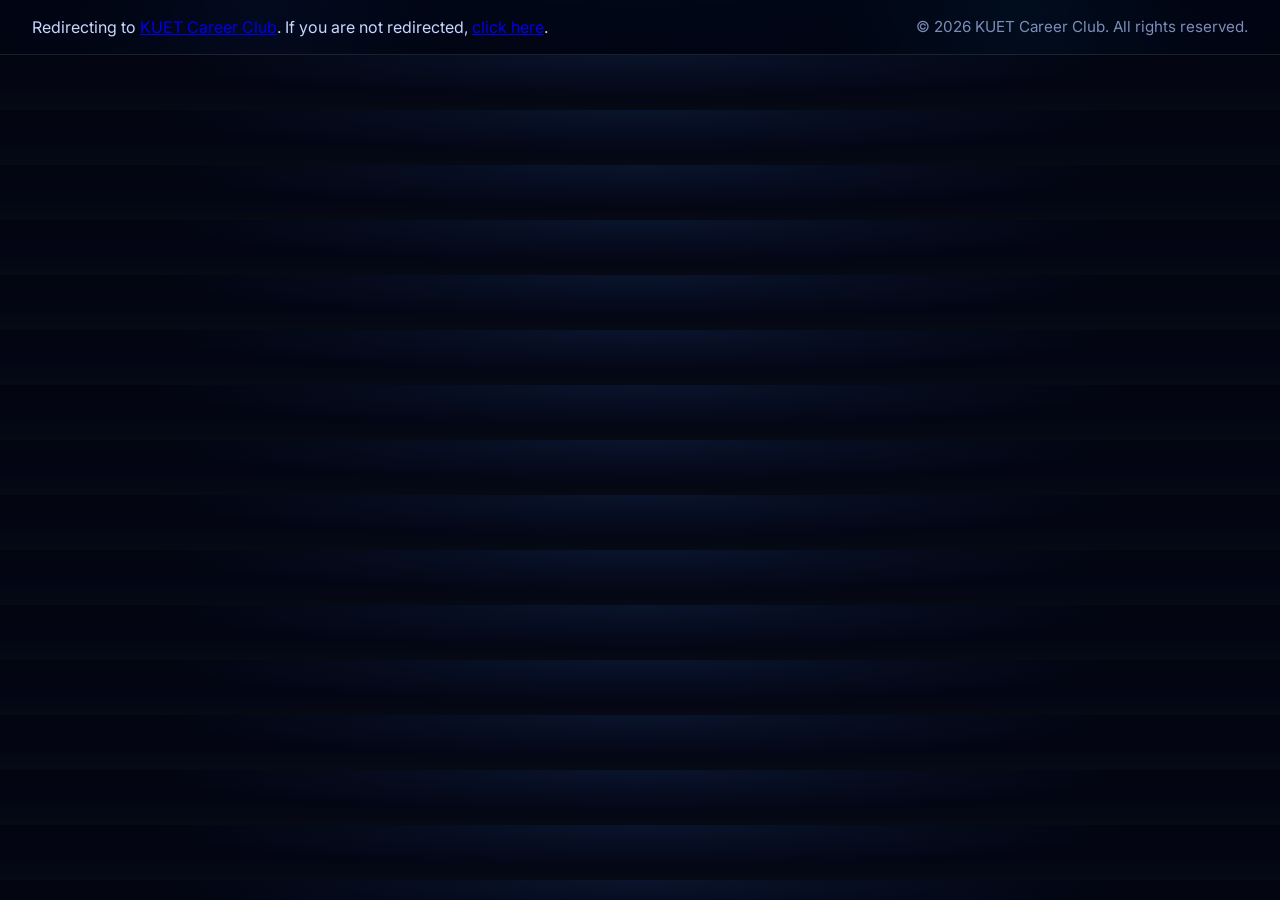
<file: index.html>
<!doctype html>
<html lang="en">
  <head>
    <meta charset="UTF-8" />
    <meta name="viewport" content="width=device-width, initial-scale=1.0" />
    <title>Kuet Career Club</title>
    <link rel="stylesheet" href="styles.css" />
  </head>
  <body>
    <header>
      <!doctype html>
      <html lang="en">
        <head>
          <meta charset="utf-8">
          <meta http-equiv="refresh" content="0;url=index.php">
          <link rel="canonical" href="index.php">
          <meta name="viewport" content="width=device-width, initial-scale=1">
          <title>Redirecting…</title>
        </head>
        <body>
          <p>Redirecting to <a href="index.php">KUET Career Club</a>. If you are not redirected, <a href="index.php">click here</a>.</p>
        </body>
      </html>
          </ul>
        </div>
      </div>
      <p class="footer-copy">
        &copy; 2026 KUET Career Club. All rights reserved.
      </p>
    </footer>
  </body>
</html>
</file>
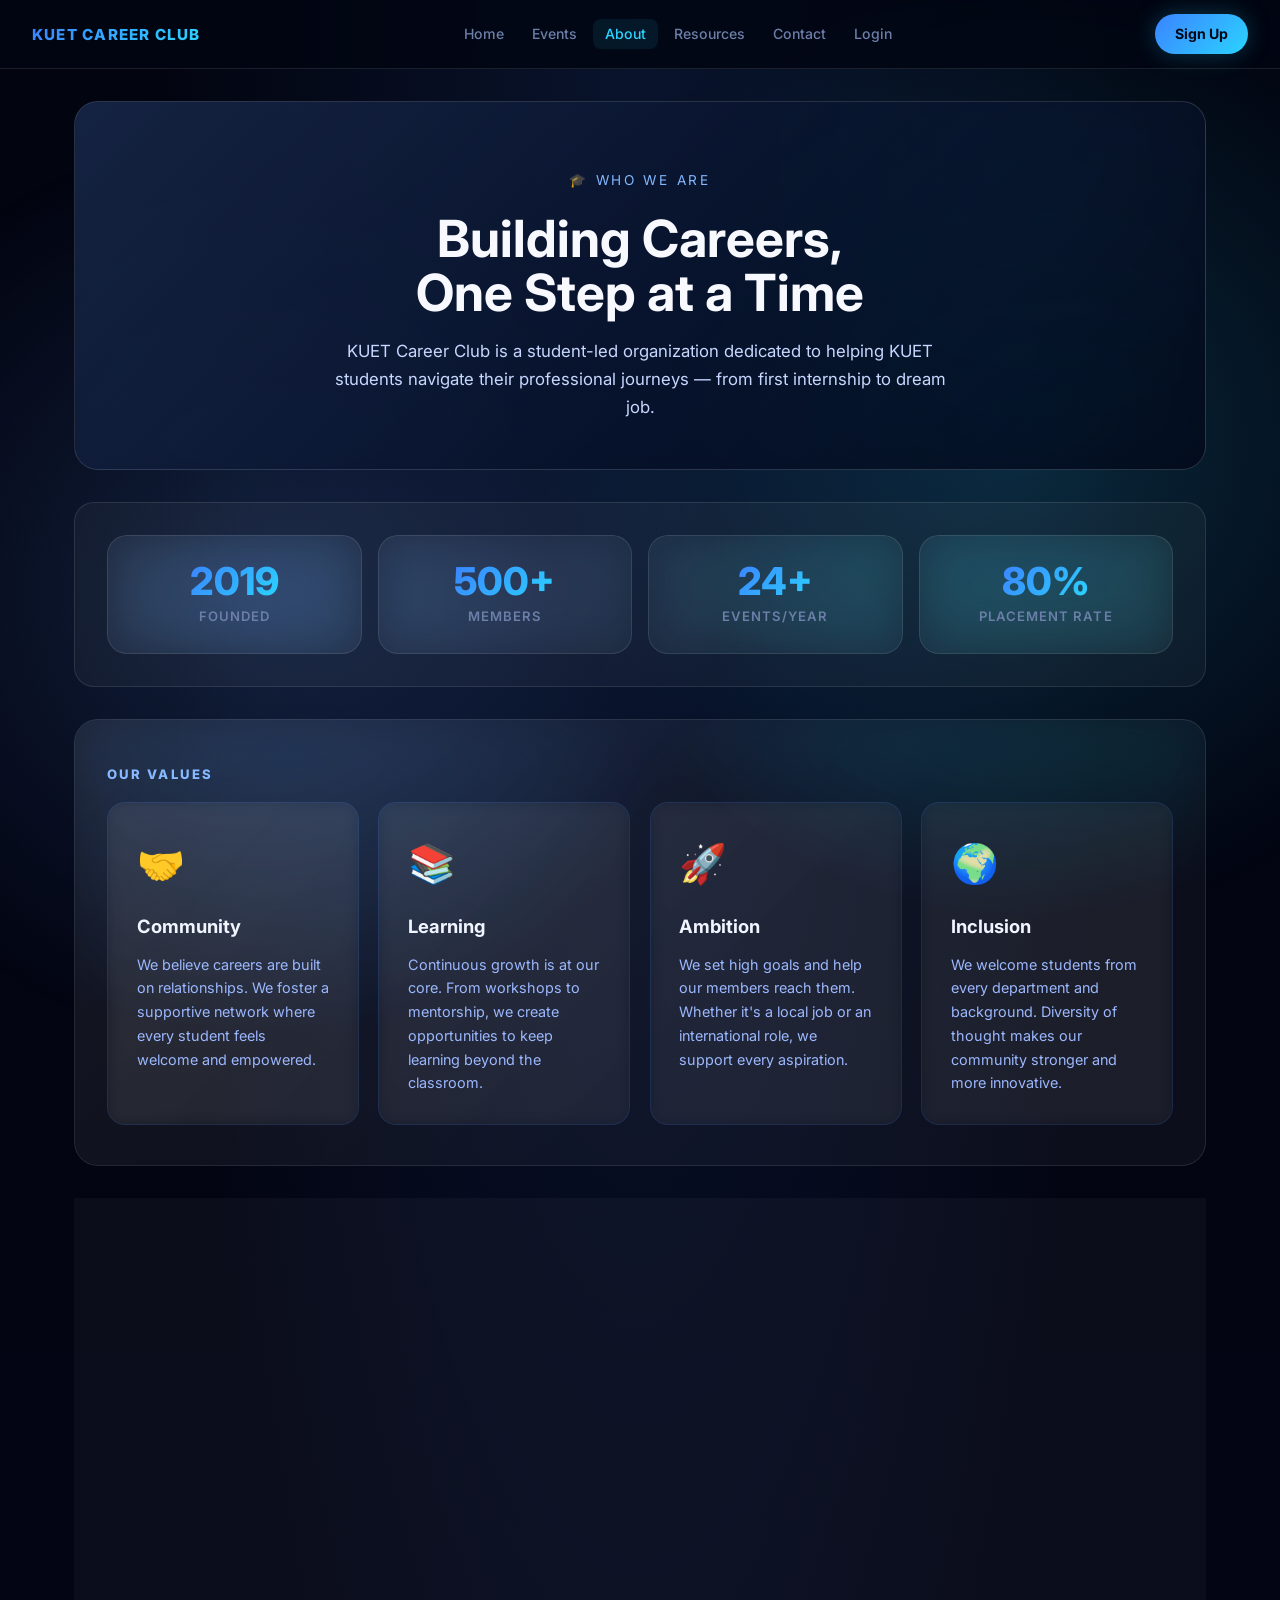
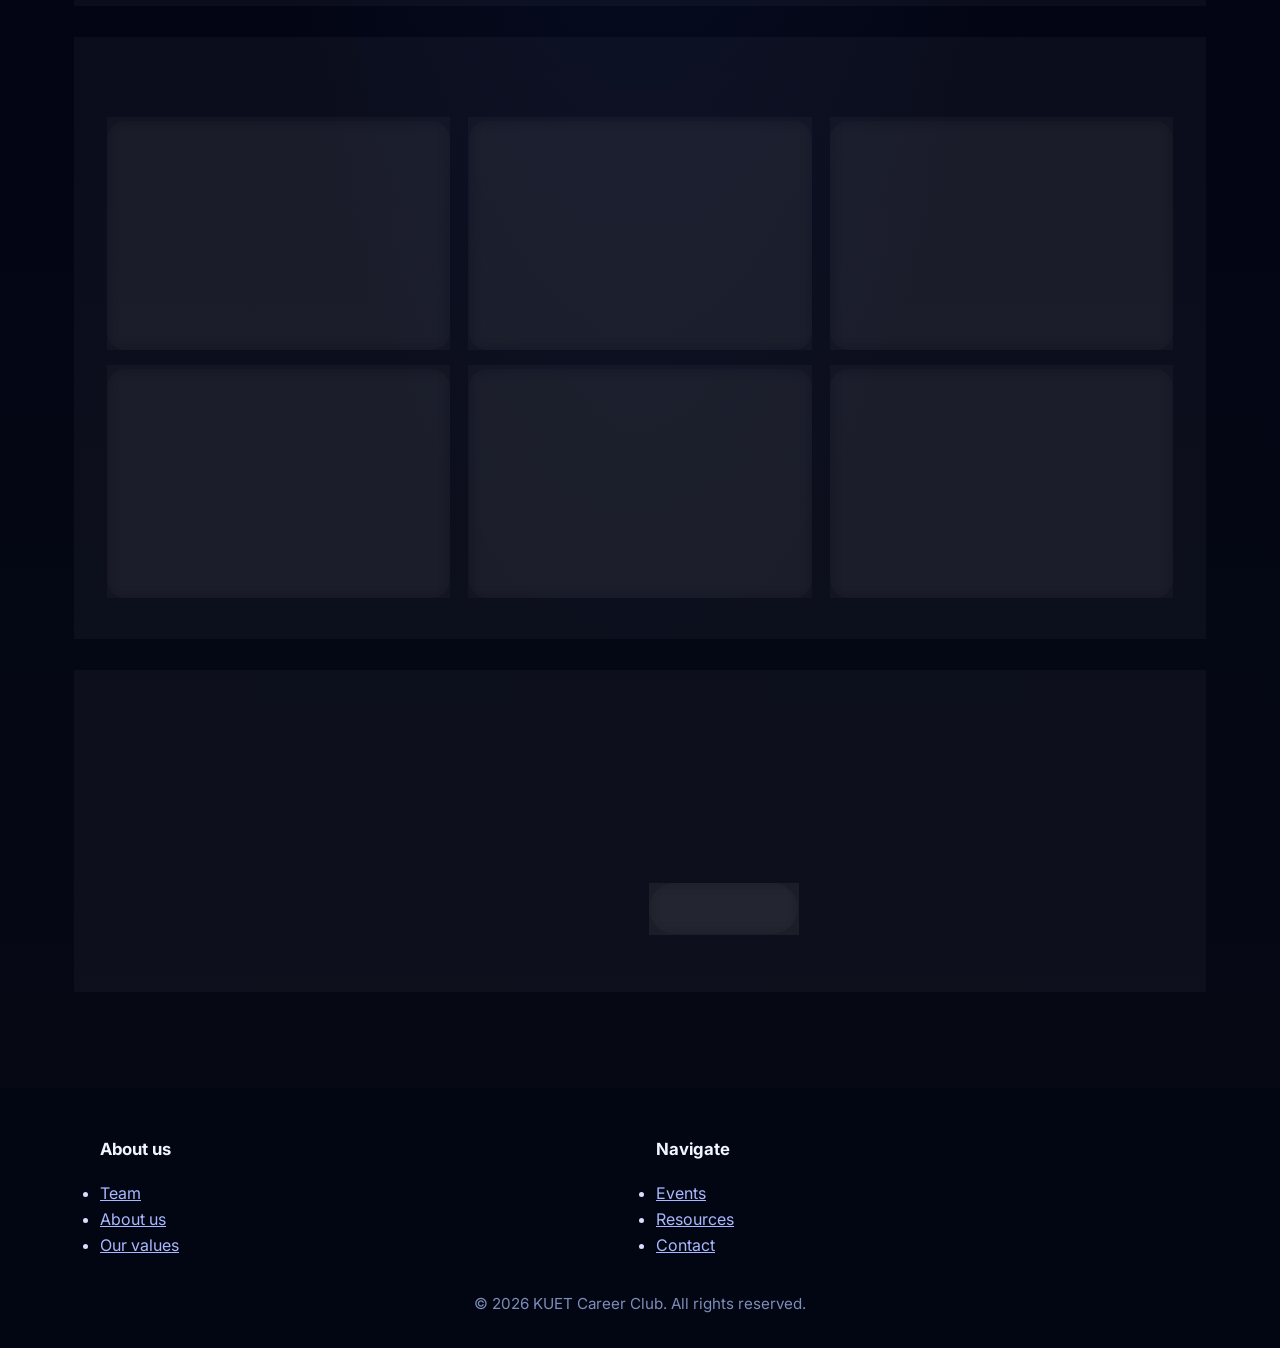
<file: about.html>
<!doctype html>
<html lang="en">
  <head>
    <meta charset="UTF-8" />
    <meta name="viewport" content="width=device-width, initial-scale=1.0" />
    <title>About - KUET Career Club</title>
    <meta name="description" content="Learn about KUET Career Club — our mission, values, and the team behind the club." />
    <link rel="stylesheet" href="styles.css" />
  </head>
  <body>
    <header>
      <div class="brand">
        <span class="logo">KUET Career Club</span>
      </div>
      <nav>
        <ul>
          <li><a href="index.html">Home</a></li>
          <li><a href="events.html">Events</a></li>
          <li><a href="about.html" class="nav-active">About</a></li>
          <li><a href="resources.html">Resources</a></li>
          <li><a href="contact.html">Contact</a></li>
          <li><a href="login.html">Login</a></li>
        </ul>
      </nav>
      <a class="header-cta" href="signup.php">Sign Up</a>
    </header>

    <main>

      <!-- Hero -->
      <section class="about-hero">
        <span class="eyebrow">🎓 Who We Are</span>
        <h1>Building Careers,<br>One Step at a Time</h1>
        <p>KUET Career Club is a student-led organization dedicated to helping KUET students navigate their professional journeys — from first internship to dream job.</p>
      </section>

      <!-- Stats -->
      <div class="stats-row">
        <div class="stat-item"><span class="num">2019</span><span>Founded</span></div>
        <div class="stat-item"><span class="num">500+</span><span>Members</span></div>
        <div class="stat-item"><span class="num">24+</span><span>Events/Year</span></div>
        <div class="stat-item"><span class="num">80%</span><span>Placement Rate</span></div>
      </div>

      <!-- Mission & Values -->
      <section class="values-section">
        <p class="section-label">Our Values</p>
        <div class="values-grid">
          <div class="value-card">
            <div class="value-icon">🤝</div>
            <h3>Community</h3>
            <p>We believe careers are built on relationships. We foster a supportive network where every student feels welcome and empowered.</p>
          </div>
          <div class="value-card">
            <div class="value-icon">📚</div>
            <h3>Learning</h3>
            <p>Continuous growth is at our core. From workshops to mentorship, we create opportunities to keep learning beyond the classroom.</p>
          </div>
          <div class="value-card">
            <div class="value-icon">🚀</div>
            <h3>Ambition</h3>
            <p>We set high goals and help our members reach them. Whether it's a local job or an international role, we support every aspiration.</p>
          </div>
          <div class="value-card">
            <div class="value-icon">🌍</div>
            <h3>Inclusion</h3>
            <p>We welcome students from every department and background. Diversity of thought makes our community stronger and more innovative.</p>
          </div>
        </div>
      </section>

      <!-- Story -->
      <section class="story-section">
        <div class="story-text">
          <p class="section-label">Our Story</p>
          <h2>From a Small Group to a Thriving Community</h2>
          <p>KUET Career Club was founded in 2019 by a small group of final-year students who felt there was no structured support for career development on campus. What started as informal resume-review sessions in the library grew into a full-fledged club with hundreds of members.</p>
          <p>Today, we host career fairs that attract 20+ companies, run year-round workshops, and maintain an active alumni network spanning 15+ countries.</p>
        </div>
        <div class="story-visual">
          <div class="story-card">
            <div class="story-card-inner">
              <span class="story-year">2019</span>
              <span class="story-milestone">Club Founded</span>
            </div>
            <div class="story-card-inner">
              <span class="story-year">2021</span>
              <span class="story-milestone">First Career Fair</span>
            </div>
            <div class="story-card-inner">
              <span class="story-year">2023</span>
              <span class="story-milestone">500+ Members</span>
            </div>
            <div class="story-card-inner">
              <span class="story-year">2026</span>
              <span class="story-milestone">20+ Partner Companies</span>
            </div>
          </div>
        </div>
      </section>

      <!-- Team -->
      <section class="team-section">
        <p class="section-label">Executive Committee 2025–26</p>
        <div class="team-grid">

          <div class="team-card">
            <div class="team-avatar" style="background: linear-gradient(135deg, #3b83ff, #2bd4ff);">AR</div>
            <div class="team-info">
              <h3>Ahnaf Rahman</h3>
              <span class="team-role">President</span>
              <p>CSE, Year 4 · Passionate about SWE and community building.</p>
              <div class="team-links">
                <a href="#" class="team-link" aria-label="LinkedIn">in</a>
                <a href="#" class="team-link" aria-label="GitHub">gh</a>
              </div>
            </div>
          </div>

          <div class="team-card">
            <div class="team-avatar" style="background: linear-gradient(135deg, #7c3aed, #c084fc);">TI</div>
            <div class="team-info">
              <h3>Tasnim Islam</h3>
              <span class="team-role">Vice President</span>
              <p>EEE, Year 4 · Focused on bridging academia and industry.</p>
              <div class="team-links">
                <a href="#" class="team-link">in</a>
                <a href="#" class="team-link">gh</a>
              </div>
            </div>
          </div>

          <div class="team-card">
            <div class="team-avatar" style="background: linear-gradient(135deg, #059669, #34d399);">MH</div>
            <div class="team-info">
              <h3>Mahbub Hasan</h3>
              <span class="team-role">General Secretary</span>
              <p>ME, Year 3 · Organizer of events and club operations.</p>
              <div class="team-links">
                <a href="#" class="team-link">in</a>
                <a href="#" class="team-link">gh</a>
              </div>
            </div>
          </div>

          <div class="team-card">
            <div class="team-avatar" style="background: linear-gradient(135deg, #dc2626, #fb923c);">FA</div>
            <div class="team-info">
              <h3>Fariha Akter</h3>
              <span class="team-role">Events Coordinator</span>
              <p>CSE, Year 3 · Leads workshops and seminar planning.</p>
              <div class="team-links">
                <a href="#" class="team-link">in</a>
                <a href="#" class="team-link">gh</a>
              </div>
            </div>
          </div>

          <div class="team-card">
            <div class="team-avatar" style="background: linear-gradient(135deg, #0891b2, #67e8f9);">RK</div>
            <div class="team-info">
              <h3>Rafiul Karim</h3>
              <span class="team-role">Technical Lead</span>
              <p>CSE, Year 3 · Manages the club website and digital resources.</p>
              <div class="team-links">
                <a href="#" class="team-link">in</a>
                <a href="#" class="team-link">gh</a>
              </div>
            </div>
          </div>

          <div class="team-card">
            <div class="team-avatar" style="background: linear-gradient(135deg, #b45309, #fbbf24);">SA</div>
            <div class="team-info">
              <h3>Sumaiya Ahmed</h3>
              <span class="team-role">PR &amp; Outreach</span>
              <p>ECE, Year 2 · Handles social media and alumni relations.</p>
              <div class="team-links">
                <a href="#" class="team-link">in</a>
                <a href="#" class="team-link">gh</a>
              </div>
            </div>
          </div>

        </div>
      </section>

      <!-- CTA -->
      <section class="about-cta">
        <h2>Ready to Join Us?</h2>
        <p>Become a member and get access to exclusive events, resources, and a community of ambitious KUET students.</p>
        <div class="hero-actions" style="justify-content:center;">
          <a href="signup.php" class="btn btn-primary">Join the Club</a>
          <a href="contact.html" class="btn btn-secondary">Get in Touch</a>
        </div>
      </section>

    </main>

    <footer>
      <div class="footer-links">
        <div>
          <h3>About us</h3>
          <ul>
            <li><a href="about.html">Team</a></li>
            <li><a href="about.html">About us</a></li>
            <li><a href="about.html">Our values</a></li>
          </ul>
        </div>
        <div>
          <h3>Navigate</h3>
          <ul>
            <li><a href="events.html">Events</a></li>
            <li><a href="resources.html">Resources</a></li>
            <li><a href="contact.html">Contact</a></li>
          </ul>
        </div>
      </div>
      <p class="footer-copy">&copy; 2026 KUET Career Club. All rights reserved.</p>
    </footer>
  </body>
</html>
</file>
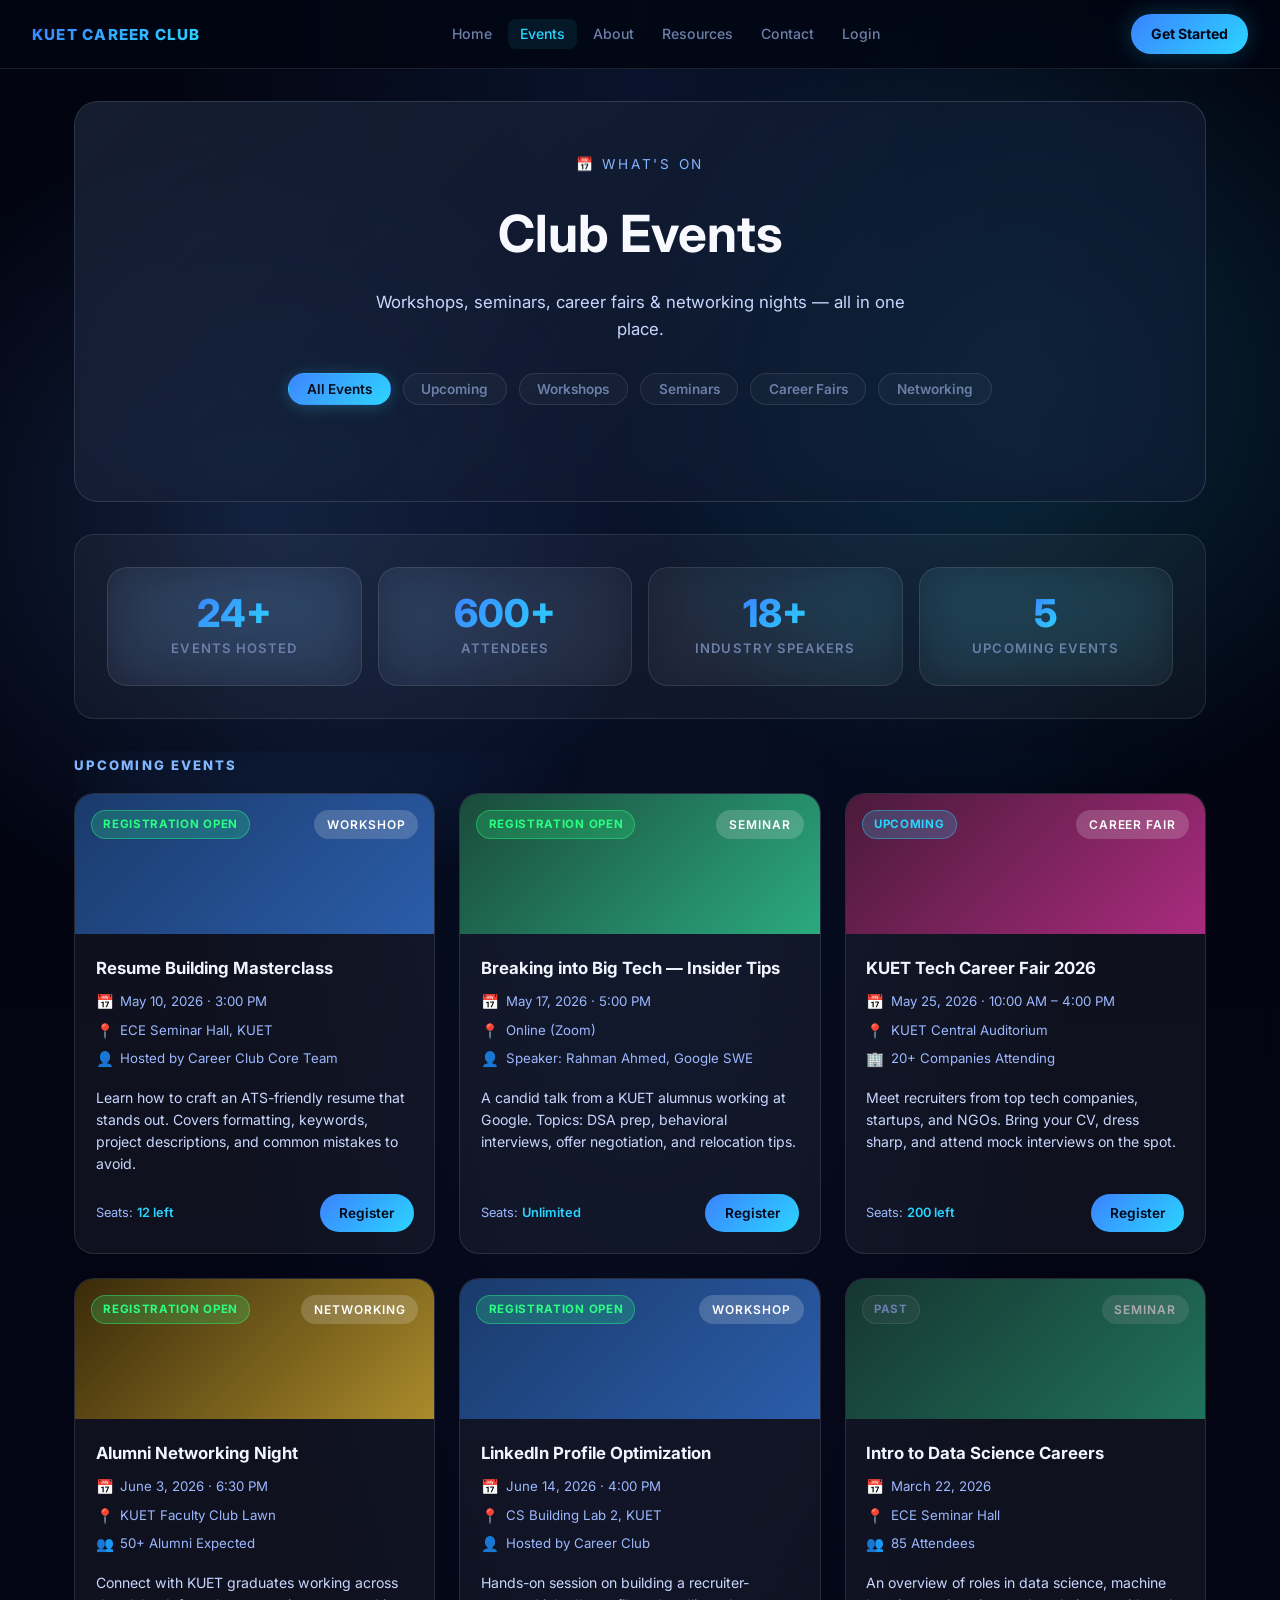
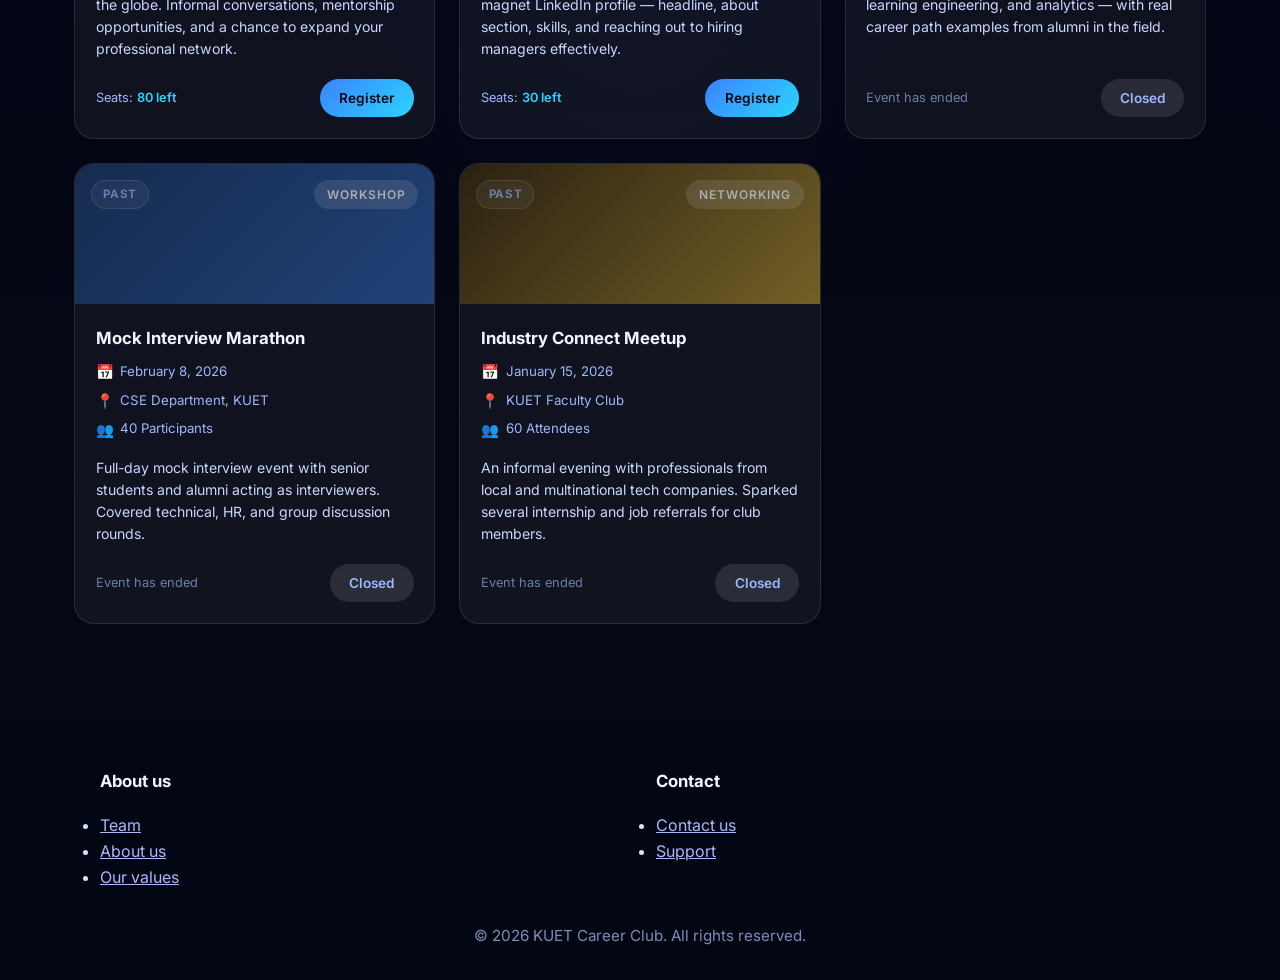
<file: events.html>
<!doctype html>
<html lang="en">
  <head>
    <meta charset="UTF-8" />
    <meta name="viewport" content="width=device-width, initial-scale=1.0" />
    <title>Events - KUET Career Club</title>
    <meta name="description" content="Upcoming and past events by KUET Career Club — workshops, seminars, career fairs, and more." />
    <link rel="stylesheet" href="styles.css" />

  </head>
  <body>
    <header>
      <div class="brand">
        <span class="logo">KUET Career Club</span>
      </div>
      <nav>
        <ul>
          <li><a href="index.html">Home</a></li>
          <li><a href="events.html" class="nav-active">Events</a></li>
          <li><a href="about.html">About</a></li>
          <li><a href="resources.html">Resources</a></li>
          <li><a href="contact.html">Contact</a></li>
          <li><a href="login.html">Login</a></li>
        </ul>
      </nav>
      <a class="header-cta" href="signup.php">Get Started</a>
    </header>

    <main>
      <!-- Hero -->
      <section class="events-hero">
        <span class="eyebrow">📅 What's On</span>
        <h1>Club Events</h1>
        <p>Workshops, seminars, career fairs &amp; networking nights — all in one place.</p>

        <!-- Filter tabs -->
        <div class="filter-bar">
          <button class="filter-btn active" data-filter="all" id="filter-all">All Events</button>
          <button class="filter-btn" data-filter="upcoming" id="filter-upcoming">Upcoming</button>
          <button class="filter-btn" data-filter="workshop" id="filter-workshop">Workshops</button>
          <button class="filter-btn" data-filter="seminar" id="filter-seminar">Seminars</button>
          <button class="filter-btn" data-filter="fair" id="filter-fair">Career Fairs</button>
          <button class="filter-btn" data-filter="networking" id="filter-networking">Networking</button>
        </div>
      </section>

      <!-- Stats -->
      <div class="stats-row">
        <div class="stat-item">
          <span class="num">24+</span>
          <span>Events Hosted</span>
        </div>
        <div class="stat-item">
          <span class="num">600+</span>
          <span>Attendees</span>
        </div>
        <div class="stat-item">
          <span class="num">18+</span>
          <span>Industry Speakers</span>
        </div>
        <div class="stat-item">
          <span class="num">5</span>
          <span>Upcoming Events</span>
        </div>
      </div>

      <!-- Upcoming Events -->
      <section class="events-section-wrapper">
        <p class="section-label">Upcoming Events</p>
        <div class="events-grid" id="events-grid">

          <div class="event-card" data-type="workshop" data-status="upcoming">
            <div class="event-banner workshop">
              <span class="status-badge open">Registration Open</span>
              <span class="event-tag">Workshop</span>
            </div>
            <div class="event-body">
              <h3>Resume Building Masterclass</h3>
              <div class="event-meta">
                <span><span class="icon">📅</span> May 10, 2026 · 3:00 PM</span>
                <span><span class="icon">📍</span> ECE Seminar Hall, KUET</span>
                <span><span class="icon">👤</span> Hosted by Career Club Core Team</span>
              </div>
              <p>Learn how to craft an ATS-friendly resume that stands out. Covers formatting, keywords, project descriptions, and common mistakes to avoid.</p>
              <div class="event-footer">
                <div class="seats">Seats: <span>12 left</span></div>
                <a href="signup.php" class="register-btn">Register</a>
              </div>
            </div>
          </div>

          <div class="event-card" data-type="seminar" data-status="upcoming">
            <div class="event-banner seminar">
              <span class="status-badge open">Registration Open</span>
              <span class="event-tag">Seminar</span>
            </div>
            <div class="event-body">
              <h3>Breaking into Big Tech — Insider Tips</h3>
              <div class="event-meta">
                <span><span class="icon">📅</span> May 17, 2026 · 5:00 PM</span>
                <span><span class="icon">📍</span> Online (Zoom)</span>
                <span><span class="icon">👤</span> Speaker: Rahman Ahmed, Google SWE</span>
              </div>
              <p>A candid talk from a KUET alumnus working at Google. Topics: DSA prep, behavioral interviews, offer negotiation, and relocation tips.</p>
              <div class="event-footer">
                <div class="seats">Seats: <span>Unlimited</span></div>
                <a href="signup.php" class="register-btn">Register</a>
              </div>
            </div>
          </div>

          <div class="event-card" data-type="fair" data-status="upcoming">
            <div class="event-banner fair">
              <span class="status-badge upcoming">Upcoming</span>
              <span class="event-tag">Career Fair</span>
            </div>
            <div class="event-body">
              <h3>KUET Tech Career Fair 2026</h3>
              <div class="event-meta">
                <span><span class="icon">📅</span> May 25, 2026 · 10:00 AM – 4:00 PM</span>
                <span><span class="icon">📍</span> KUET Central Auditorium</span>
                <span><span class="icon">🏢</span> 20+ Companies Attending</span>
              </div>
              <p>Meet recruiters from top tech companies, startups, and NGOs. Bring your CV, dress sharp, and attend mock interviews on the spot.</p>
              <div class="event-footer">
                <div class="seats">Seats: <span>200 left</span></div>
                <a href="signup.php" class="register-btn">Register</a>
              </div>
            </div>
          </div>

          <div class="event-card" data-type="networking" data-status="upcoming">
            <div class="event-banner networking">
              <span class="status-badge open">Registration Open</span>
              <span class="event-tag">Networking</span>
            </div>
            <div class="event-body">
              <h3>Alumni Networking Night</h3>
              <div class="event-meta">
                <span><span class="icon">📅</span> June 3, 2026 · 6:30 PM</span>
                <span><span class="icon">📍</span> KUET Faculty Club Lawn</span>
                <span><span class="icon">👥</span> 50+ Alumni Expected</span>
              </div>
              <p>Connect with KUET graduates working across the globe. Informal conversations, mentorship opportunities, and a chance to expand your professional network.</p>
              <div class="event-footer">
                <div class="seats">Seats: <span>80 left</span></div>
                <a href="signup.php" class="register-btn">Register</a>
              </div>
            </div>
          </div>

          <div class="event-card" data-type="workshop" data-status="upcoming">
            <div class="event-banner workshop">
              <span class="status-badge open">Registration Open</span>
              <span class="event-tag">Workshop</span>
            </div>
            <div class="event-body">
              <h3>LinkedIn Profile Optimization</h3>
              <div class="event-meta">
                <span><span class="icon">📅</span> June 14, 2026 · 4:00 PM</span>
                <span><span class="icon">📍</span> CS Building Lab 2, KUET</span>
                <span><span class="icon">👤</span> Hosted by Career Club</span>
              </div>
              <p>Hands-on session on building a recruiter-magnet LinkedIn profile — headline, about section, skills, and reaching out to hiring managers effectively.</p>
              <div class="event-footer">
                <div class="seats">Seats: <span>30 left</span></div>
                <a href="signup.php" class="register-btn">Register</a>
              </div>
            </div>
          </div>

          <!-- Past Events -->
          <div class="event-card" data-type="seminar" data-status="past">
            <div class="event-banner seminar past-banner">
              <span class="status-badge past">Past</span>
              <span class="event-tag">Seminar</span>
            </div>
            <div class="event-body">
              <h3>Intro to Data Science Careers</h3>
              <div class="event-meta">
                <span><span class="icon">📅</span> March 22, 2026</span>
                <span><span class="icon">📍</span> ECE Seminar Hall</span>
                <span><span class="icon">👥</span> 85 Attendees</span>
              </div>
              <p>An overview of roles in data science, machine learning engineering, and analytics — with real career path examples from alumni in the field.</p>
              <div class="event-footer">
                <div class="seats ended">Event has ended</div>
                <span class="register-btn disabled">Closed</span>
              </div>
            </div>
          </div>

          <div class="event-card" data-type="workshop" data-status="past">
            <div class="event-banner workshop past-banner">
              <span class="status-badge past">Past</span>
              <span class="event-tag">Workshop</span>
            </div>
            <div class="event-body">
              <h3>Mock Interview Marathon</h3>
              <div class="event-meta">
                <span><span class="icon">📅</span> February 8, 2026</span>
                <span><span class="icon">📍</span> CSE Department, KUET</span>
                <span><span class="icon">👥</span> 40 Participants</span>
              </div>
              <p>Full-day mock interview event with senior students and alumni acting as interviewers. Covered technical, HR, and group discussion rounds.</p>
              <div class="event-footer">
                <div class="seats ended">Event has ended</div>
                <span class="register-btn disabled">Closed</span>
              </div>
            </div>
          </div>

          <div class="event-card" data-type="networking" data-status="past">
            <div class="event-banner networking past-banner">
              <span class="status-badge past">Past</span>
              <span class="event-tag">Networking</span>
            </div>
            <div class="event-body">
              <h3>Industry Connect Meetup</h3>
              <div class="event-meta">
                <span><span class="icon">📅</span> January 15, 2026</span>
                <span><span class="icon">📍</span> KUET Faculty Club</span>
                <span><span class="icon">👥</span> 60 Attendees</span>
              </div>
              <p>An informal evening with professionals from local and multinational tech companies. Sparked several internship and job referrals for club members.</p>
              <div class="event-footer">
                <div class="seats ended">Event has ended</div>
                <span class="register-btn disabled">Closed</span>
              </div>
            </div>
          </div>

        </div>
        <p class="no-results" id="no-results">No events found for this filter.</p>
      </section>
    </main>

    <footer>
      <div class="footer-links">
        <div>
          <h3>About us</h3>
          <ul>
            <li><a href="#">Team</a></li>
            <li><a href="#">About us</a></li>
            <li><a href="#">Our values</a></li>
          </ul>
        </div>
        <div>
          <h3>Contact</h3>
          <ul>
            <li><a href="#">Contact us</a></li>
            <li><a href="#">Support</a></li>
          </ul>
        </div>
      </div>
      <p class="footer-copy">&copy; 2026 KUET Career Club. All rights reserved.</p>
    </footer>

    <script>
      const filterBtns = document.querySelectorAll('.filter-btn');
      const cards = document.querySelectorAll('.event-card');
      const noResults = document.getElementById('no-results');

      filterBtns.forEach(btn => {
        btn.addEventListener('click', () => {
          filterBtns.forEach(b => b.classList.remove('active'));
          btn.classList.add('active');

          const filter = btn.dataset.filter;
          let visible = 0;

          cards.forEach(card => {
            const type   = card.dataset.type;
            const status = card.dataset.status;
            const show   = filter === 'all'
                        || filter === type
                        || filter === status;
            card.style.display = show ? 'flex' : 'none';
            if (show) visible++;
          });

          noResults.style.display = visible === 0 ? 'block' : 'none';
        });
      });
    </script>
  </body>
</html>
</file>
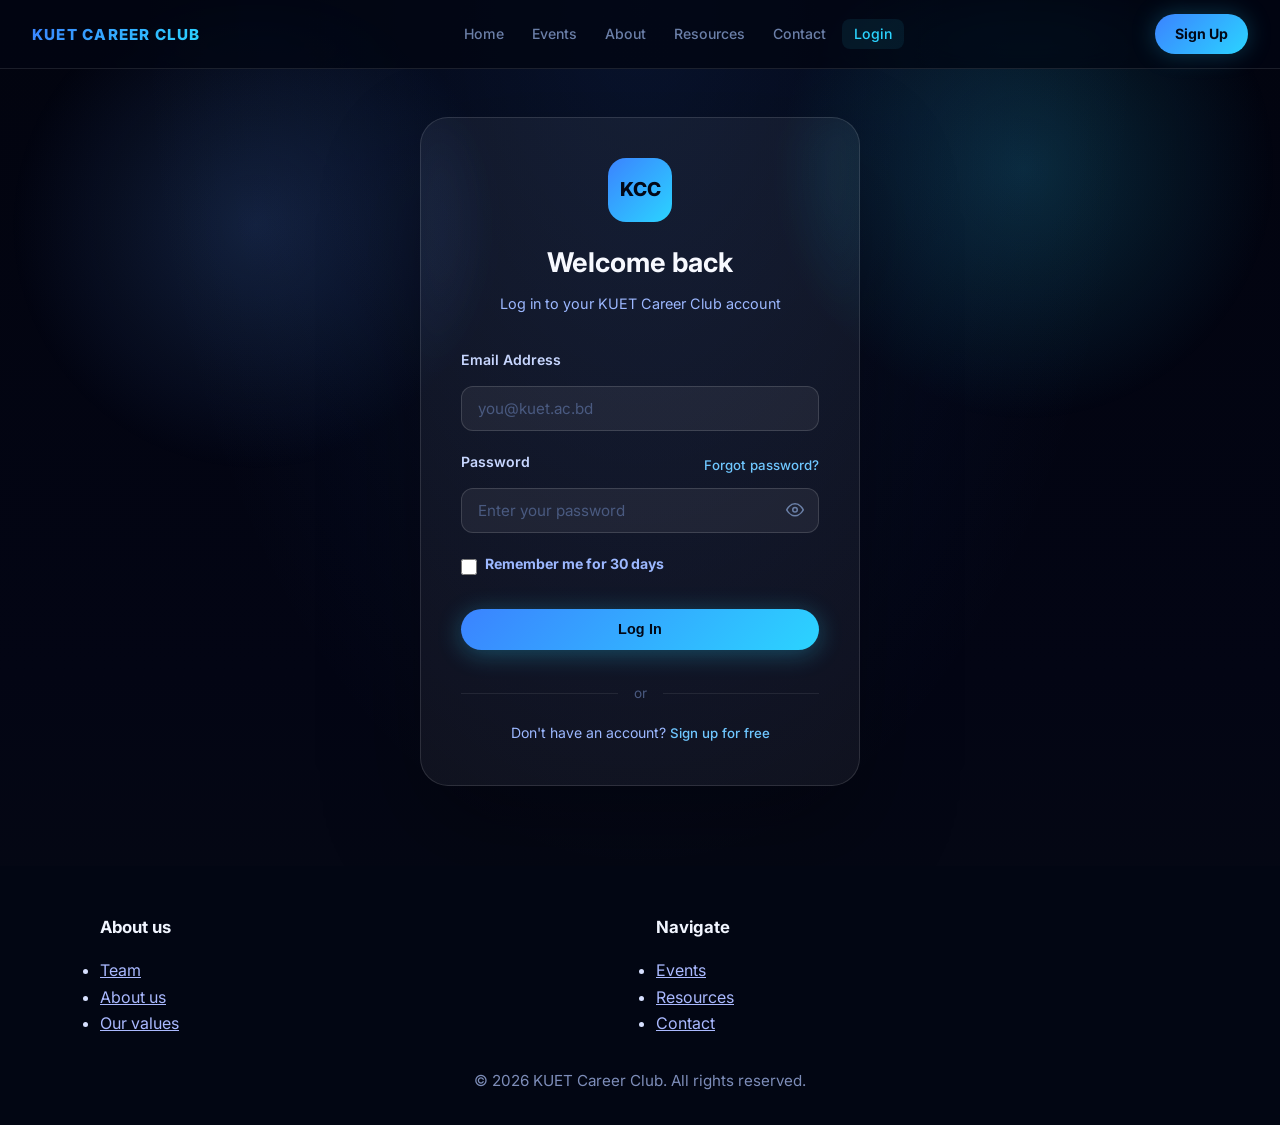
<file: login.html>
<!doctype html>
<html lang="en">
  <head>
    <meta charset="UTF-8" />
    <meta name="viewport" content="width=device-width, initial-scale=1.0" />
    <title>Login - KUET Career Club</title>
    <meta name="description" content="Log in to your KUET Career Club account to access events, resources, and your member dashboard." />
    <link rel="stylesheet" href="styles.css" />
  </head>
  <body>
    <header>
      <div class="brand">
        <span class="logo">KUET Career Club</span>
      </div>
      <nav>
        <ul>
          <li><a href="index.html">Home</a></li>
          <li><a href="events.html">Events</a></li>
          <li><a href="about.html">About</a></li>
          <li><a href="resources.html">Resources</a></li>
          <li><a href="contact.html">Contact</a></li>
          <li><a href="login.html" class="nav-active">Login</a></li>
        </ul>
      </nav>
      <a class="header-cta" href="signup.php">Sign Up</a>
    </header>

    <main class="auth-main">
      <div class="auth-card">
        <div class="auth-header">
          <div class="auth-logo">KCC</div>
          <h1 class="auth-title">Welcome back</h1>
          <p class="auth-subtitle">Log in to your KUET Career Club account</p>
        </div>

        <form class="auth-form" id="loginForm" action="#" method="POST">
          <div class="form-group">
            <label for="email">Email Address</label>
            <input type="email" id="email" name="email" placeholder="you@kuet.ac.bd" required />
          </div>

          <div class="form-group">
            <div class="form-label-row">
              <label for="password">Password</label>
              <a href="#" class="form-link">Forgot password?</a>
            </div>
            <div class="input-wrapper">
              <input type="password" id="password" name="password" placeholder="Enter your password" required />
              <button type="button" class="toggle-password" id="togglePassword" aria-label="Show password">
                <svg xmlns="http://www.w3.org/2000/svg" width="18" height="18" viewBox="0 0 24 24" fill="none" stroke="currentColor" stroke-width="2" stroke-linecap="round" stroke-linejoin="round"><path d="M1 12s4-8 11-8 11 8 11 8-4 8-11 8-11-8-11-8z"/><circle cx="12" cy="12" r="3"/></svg>
              </button>
            </div>
          </div>

          <div class="form-check">
            <input type="checkbox" id="rememberMe" name="rememberMe" />
            <label for="rememberMe">Remember me for 30 days</label>
          </div>

          <button type="submit" class="btn btn-primary auth-submit">Log In</button>
        </form>

        <div class="auth-divider"><span>or</span></div>

        <p class="auth-footer-text">
          Don't have an account? <a href="signup.php" class="form-link">Sign up for free</a>
        </p>
      </div>
    </main>

    <footer>
      <div class="footer-links">
        <div>
          <h3>About us</h3>
          <ul>
            <li><a href="about.html">Team</a></li>
            <li><a href="about.html">About us</a></li>
            <li><a href="about.html">Our values</a></li>
          </ul>
        </div>
        <div>
          <h3>Navigate</h3>
          <ul>
            <li><a href="events.html">Events</a></li>
            <li><a href="resources.html">Resources</a></li>
            <li><a href="contact.html">Contact</a></li>
          </ul>
        </div>
      </div>
      <p class="footer-copy">&copy; 2026 KUET Career Club. All rights reserved.</p>
    </footer>

    <script>
      const togglePassword = document.getElementById('togglePassword');
      const passwordInput  = document.getElementById('password');
      togglePassword.addEventListener('click', () => {
        const isText = passwordInput.type === 'text';
        passwordInput.type = isText ? 'password' : 'text';
        togglePassword.innerHTML = isText
          ? `<svg xmlns="http://www.w3.org/2000/svg" width="18" height="18" viewBox="0 0 24 24" fill="none" stroke="currentColor" stroke-width="2" stroke-linecap="round" stroke-linejoin="round"><path d="M1 12s4-8 11-8 11 8 11 8-4 8-11 8-11-8-11-8z"/><circle cx="12" cy="12" r="3"/></svg>`
          : `<svg xmlns="http://www.w3.org/2000/svg" width="18" height="18" viewBox="0 0 24 24" fill="none" stroke="currentColor" stroke-width="2" stroke-linecap="round" stroke-linejoin="round"><path d="M17.94 17.94A10.07 10.07 0 0112 20c-7 0-11-8-11-8a18.45 18.45 0 015.06-5.94"/><path d="M9.9 4.24A9.12 9.12 0 0112 4c7 0 11 8 11 8a18.5 18.5 0 01-2.16 3.19"/><line x1="1" y1="1" x2="23" y2="23"/></svg>`;
      });
    </script>
  </body>
</html>
</file>
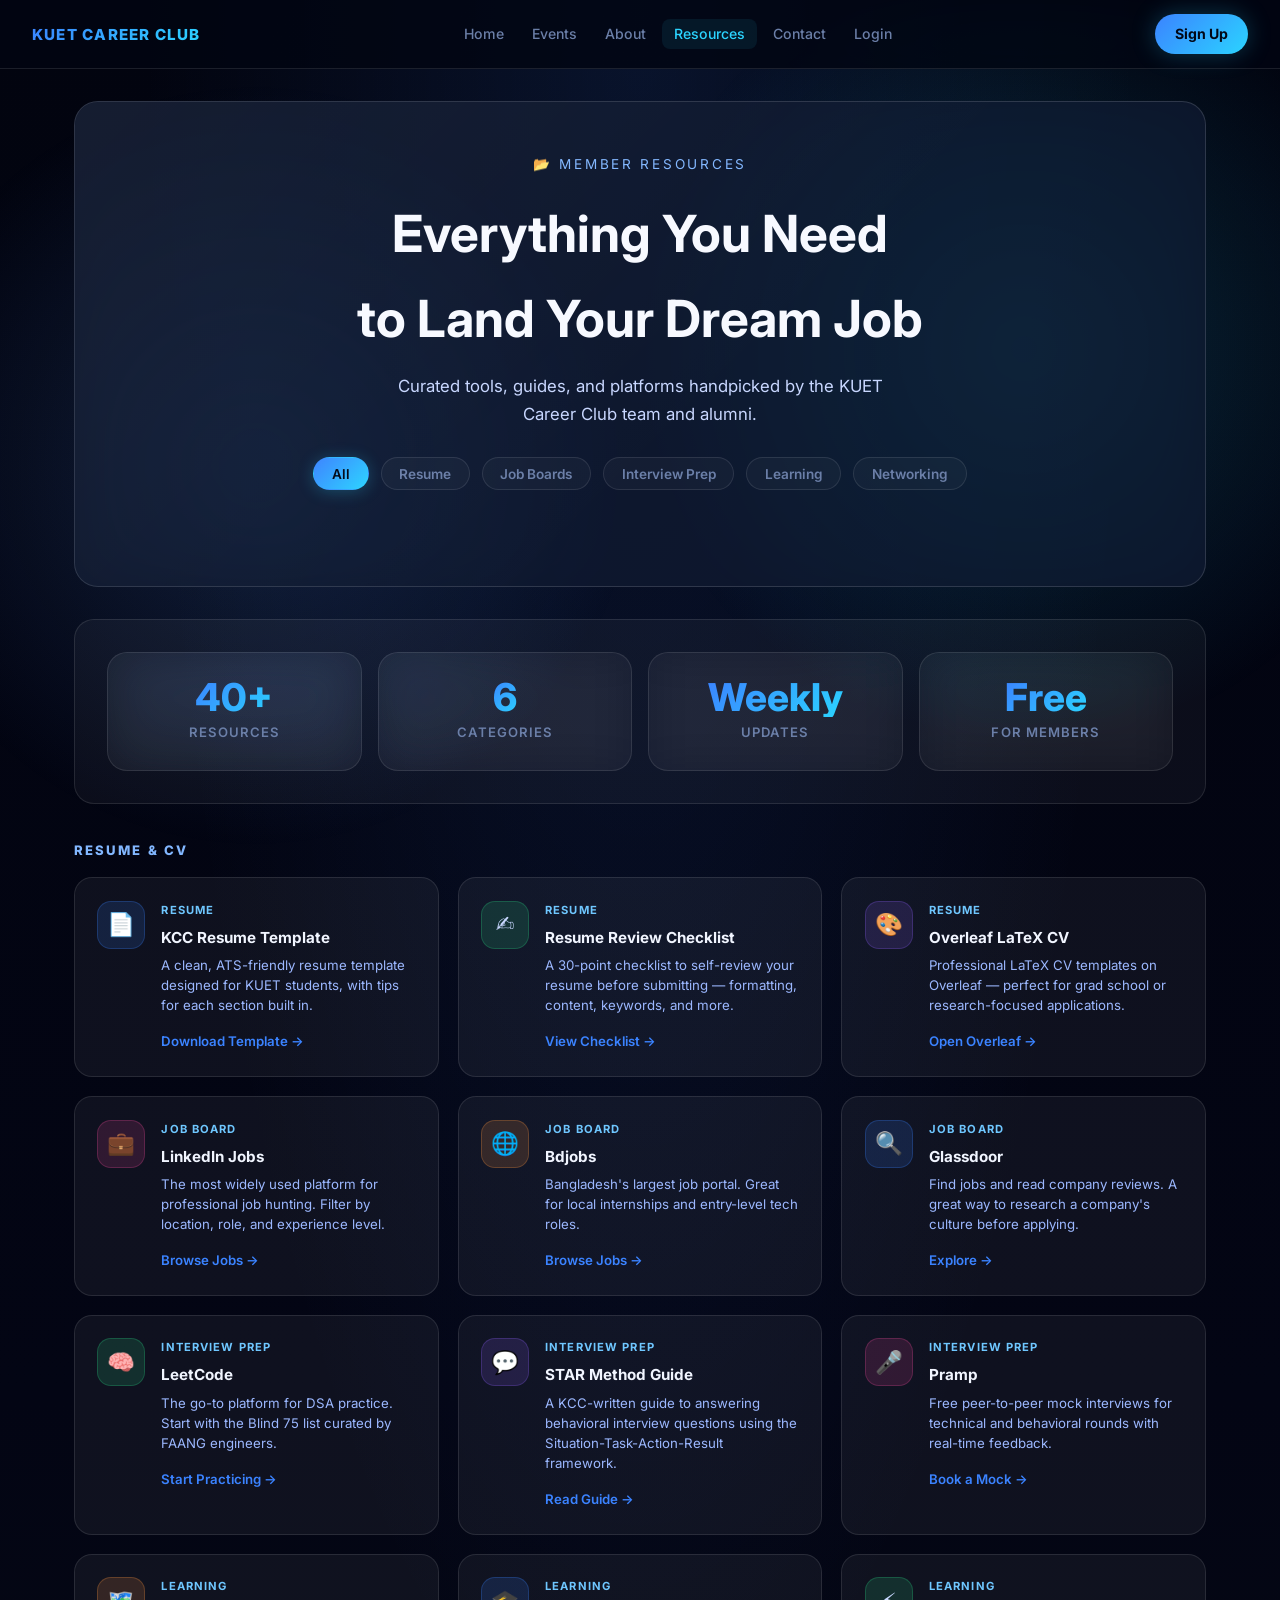
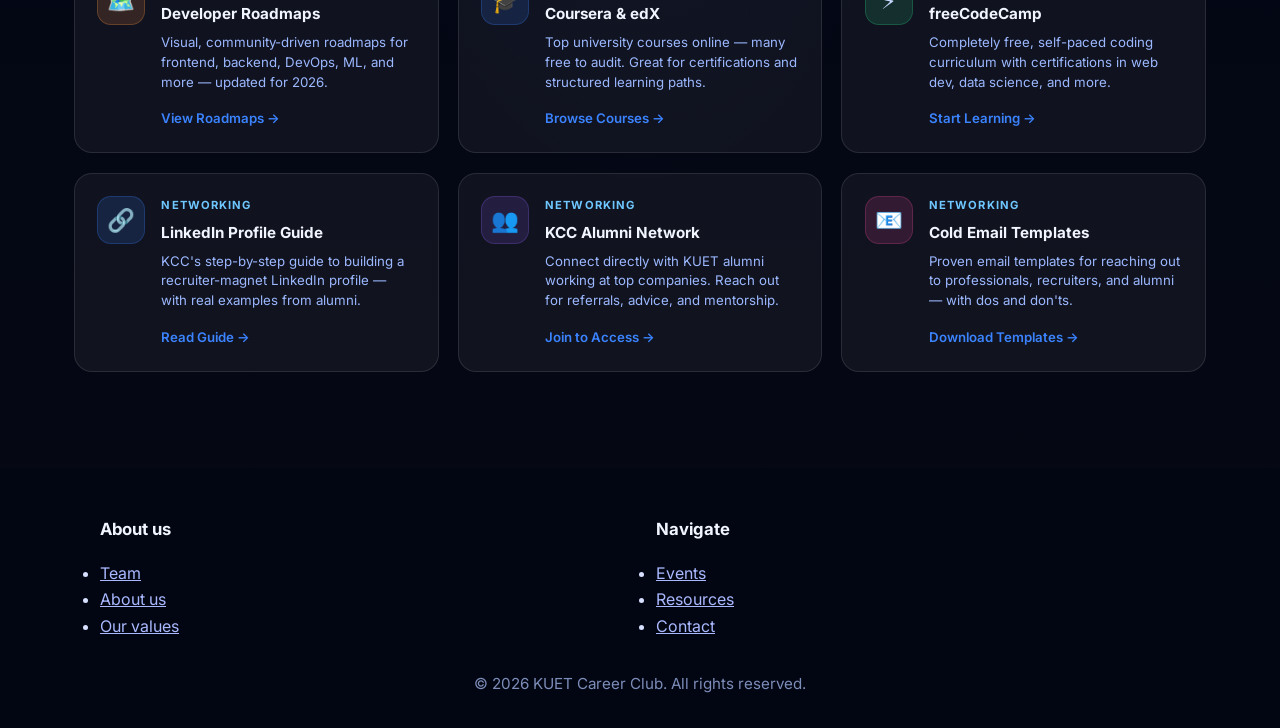
<file: resources.html>
<!doctype html>
<html lang="en">
  <head>
    <meta charset="UTF-8" />
    <meta name="viewport" content="width=device-width, initial-scale=1.0" />
    <title>Resources - KUET Career Club</title>
    <meta name="description" content="Curated career resources for KUET students — resume templates, job boards, interview prep, learning roadmaps, and more." />
    <link rel="stylesheet" href="styles.css" />
  </head>
  <body>
    <header>
      <div class="brand">
        <span class="logo">KUET Career Club</span>
      </div>
      <nav>
        <ul>
          <li><a href="index.html">Home</a></li>
          <li><a href="events.html">Events</a></li>
          <li><a href="about.html">About</a></li>
          <li><a href="resources.html" class="nav-active">Resources</a></li>
          <li><a href="contact.html">Contact</a></li>
          <li><a href="login.html">Login</a></li>
        </ul>
      </nav>
      <a class="header-cta" href="signup.php">Sign Up</a>
    </header>

    <main>

      <!-- Hero -->
      <section class="events-hero">
        <span class="eyebrow">📂 Member Resources</span>
        <h1>Everything You Need<br>to Land Your Dream Job</h1>
        <p>Curated tools, guides, and platforms handpicked by the KUET Career Club team and alumni.</p>
        <div class="filter-bar">
          <button class="filter-btn active" data-filter="all" id="res-all">All</button>
          <button class="filter-btn" data-filter="resume" id="res-resume">Resume</button>
          <button class="filter-btn" data-filter="jobs" id="res-jobs">Job Boards</button>
          <button class="filter-btn" data-filter="interview" id="res-interview">Interview Prep</button>
          <button class="filter-btn" data-filter="learning" id="res-learning">Learning</button>
          <button class="filter-btn" data-filter="networking" id="res-networking">Networking</button>
        </div>
      </section>

      <!-- Stats -->
      <div class="stats-row">
        <div class="stat-item"><span class="num">40+</span><span>Resources</span></div>
        <div class="stat-item"><span class="num">6</span><span>Categories</span></div>
        <div class="stat-item"><span class="num">Weekly</span><span>Updates</span></div>
        <div class="stat-item"><span class="num">Free</span><span>For Members</span></div>
      </div>

      <!-- Resource Cards -->
      <section class="events-section-wrapper">
        <p class="section-label">Resume &amp; CV</p>
        <div class="resource-grid" id="resource-grid">

          <div class="resource-card" data-cat="resume">
            <div class="resource-icon-wrap res-blue">📄</div>
            <div class="resource-body">
              <div class="resource-tag">Resume</div>
              <h3>KCC Resume Template</h3>
              <p>A clean, ATS-friendly resume template designed for KUET students, with tips for each section built in.</p>
              <a href="#" class="resource-link">Download Template →</a>
            </div>
          </div>

          <div class="resource-card" data-cat="resume">
            <div class="resource-icon-wrap res-green">✍️</div>
            <div class="resource-body">
              <div class="resource-tag">Resume</div>
              <h3>Resume Review Checklist</h3>
              <p>A 30-point checklist to self-review your resume before submitting — formatting, content, keywords, and more.</p>
              <a href="#" class="resource-link">View Checklist →</a>
            </div>
          </div>

          <div class="resource-card" data-cat="resume">
            <div class="resource-icon-wrap res-purple">🎨</div>
            <div class="resource-body">
              <div class="resource-tag">Resume</div>
              <h3>Overleaf LaTeX CV</h3>
              <p>Professional LaTeX CV templates on Overleaf — perfect for grad school or research-focused applications.</p>
              <a href="https://www.overleaf.com/gallery/tagged/cv" target="_blank" rel="noopener" class="resource-link">Open Overleaf →</a>
            </div>
          </div>

          <div class="resource-card" data-cat="jobs">
            <div class="resource-icon-wrap res-pink">💼</div>
            <div class="resource-body">
              <div class="resource-tag">Job Board</div>
              <h3>LinkedIn Jobs</h3>
              <p>The most widely used platform for professional job hunting. Filter by location, role, and experience level.</p>
              <a href="https://www.linkedin.com/jobs/" target="_blank" rel="noopener" class="resource-link">Browse Jobs →</a>
            </div>
          </div>

          <div class="resource-card" data-cat="jobs">
            <div class="resource-icon-wrap res-orange">🌐</div>
            <div class="resource-body">
              <div class="resource-tag">Job Board</div>
              <h3>Bdjobs</h3>
              <p>Bangladesh's largest job portal. Great for local internships and entry-level tech roles.</p>
              <a href="https://www.bdjobs.com" target="_blank" rel="noopener" class="resource-link">Browse Jobs →</a>
            </div>
          </div>

          <div class="resource-card" data-cat="jobs">
            <div class="resource-icon-wrap res-blue">🔍</div>
            <div class="resource-body">
              <div class="resource-tag">Job Board</div>
              <h3>Glassdoor</h3>
              <p>Find jobs and read company reviews. A great way to research a company's culture before applying.</p>
              <a href="https://www.glassdoor.com" target="_blank" rel="noopener" class="resource-link">Explore →</a>
            </div>
          </div>

          <div class="resource-card" data-cat="interview">
            <div class="resource-icon-wrap res-green">🧠</div>
            <div class="resource-body">
              <div class="resource-tag">Interview Prep</div>
              <h3>LeetCode</h3>
              <p>The go-to platform for DSA practice. Start with the Blind 75 list curated by FAANG engineers.</p>
              <a href="https://leetcode.com" target="_blank" rel="noopener" class="resource-link">Start Practicing →</a>
            </div>
          </div>

          <div class="resource-card" data-cat="interview">
            <div class="resource-icon-wrap res-purple">💬</div>
            <div class="resource-body">
              <div class="resource-tag">Interview Prep</div>
              <h3>STAR Method Guide</h3>
              <p>A KCC-written guide to answering behavioral interview questions using the Situation-Task-Action-Result framework.</p>
              <a href="#" class="resource-link">Read Guide →</a>
            </div>
          </div>

          <div class="resource-card" data-cat="interview">
            <div class="resource-icon-wrap res-pink">🎤</div>
            <div class="resource-body">
              <div class="resource-tag">Interview Prep</div>
              <h3>Pramp</h3>
              <p>Free peer-to-peer mock interviews for technical and behavioral rounds with real-time feedback.</p>
              <a href="https://www.pramp.com" target="_blank" rel="noopener" class="resource-link">Book a Mock →</a>
            </div>
          </div>

          <div class="resource-card" data-cat="learning">
            <div class="resource-icon-wrap res-orange">🗺️</div>
            <div class="resource-body">
              <div class="resource-tag">Learning</div>
              <h3>Developer Roadmaps</h3>
              <p>Visual, community-driven roadmaps for frontend, backend, DevOps, ML, and more — updated for 2026.</p>
              <a href="https://roadmap.sh" target="_blank" rel="noopener" class="resource-link">View Roadmaps →</a>
            </div>
          </div>

          <div class="resource-card" data-cat="learning">
            <div class="resource-icon-wrap res-blue">🎓</div>
            <div class="resource-body">
              <div class="resource-tag">Learning</div>
              <h3>Coursera &amp; edX</h3>
              <p>Top university courses online — many free to audit. Great for certifications and structured learning paths.</p>
              <a href="https://www.coursera.org" target="_blank" rel="noopener" class="resource-link">Browse Courses →</a>
            </div>
          </div>

          <div class="resource-card" data-cat="learning">
            <div class="resource-icon-wrap res-green">⚡</div>
            <div class="resource-body">
              <div class="resource-tag">Learning</div>
              <h3>freeCodeCamp</h3>
              <p>Completely free, self-paced coding curriculum with certifications in web dev, data science, and more.</p>
              <a href="https://www.freecodecamp.org" target="_blank" rel="noopener" class="resource-link">Start Learning →</a>
            </div>
          </div>

          <div class="resource-card" data-cat="networking">
            <div class="resource-icon-wrap res-blue">🔗</div>
            <div class="resource-body">
              <div class="resource-tag">Networking</div>
              <h3>LinkedIn Profile Guide</h3>
              <p>KCC's step-by-step guide to building a recruiter-magnet LinkedIn profile — with real examples from alumni.</p>
              <a href="#" class="resource-link">Read Guide →</a>
            </div>
          </div>

          <div class="resource-card" data-cat="networking">
            <div class="resource-icon-wrap res-purple">👥</div>
            <div class="resource-body">
              <div class="resource-tag">Networking</div>
              <h3>KCC Alumni Network</h3>
              <p>Connect directly with KUET alumni working at top companies. Reach out for referrals, advice, and mentorship.</p>
              <a href="signup.php" class="resource-link">Join to Access →</a>
            </div>
          </div>

          <div class="resource-card" data-cat="networking">
            <div class="resource-icon-wrap res-pink">📧</div>
            <div class="resource-body">
              <div class="resource-tag">Networking</div>
              <h3>Cold Email Templates</h3>
              <p>Proven email templates for reaching out to professionals, recruiters, and alumni — with dos and don'ts.</p>
              <a href="#" class="resource-link">Download Templates →</a>
            </div>
          </div>

        </div>
        <p class="no-results" id="no-res-results">No resources found for this category.</p>
      </section>

    </main>

    <footer>
      <div class="footer-links">
        <div>
          <h3>About us</h3>
          <ul>
            <li><a href="about.html">Team</a></li>
            <li><a href="about.html">About us</a></li>
            <li><a href="about.html">Our values</a></li>
          </ul>
        </div>
        <div>
          <h3>Navigate</h3>
          <ul>
            <li><a href="events.html">Events</a></li>
            <li><a href="resources.html">Resources</a></li>
            <li><a href="contact.html">Contact</a></li>
          </ul>
        </div>
      </div>
      <p class="footer-copy">&copy; 2026 KUET Career Club. All rights reserved.</p>
    </footer>

    <script>
      const filterBtns = document.querySelectorAll('.filter-btn');
      const cards      = document.querySelectorAll('.resource-card');
      const noResults  = document.getElementById('no-res-results');

      filterBtns.forEach(btn => {
        btn.addEventListener('click', () => {
          filterBtns.forEach(b => b.classList.remove('active'));
          btn.classList.add('active');
          const filter = btn.dataset.filter;
          let visible = 0;
          cards.forEach(card => {
            const show = filter === 'all' || card.dataset.cat === filter;
            card.style.display = show ? 'flex' : 'none';
            if (show) visible++;
          });
          noResults.style.display = visible === 0 ? 'block' : 'none';
        });
      });
    </script>
  </body>
</html>
</file>
<file: styles.css>
@import url('https://fonts.googleapis.com/css2?family=Inter:wght@400;500;600;700;800&display=swap');

:root {
    --accent-1: #3b83ff;
    --accent-2: #2bd4ff;
    --accent-grad: linear-gradient(135deg, var(--accent-1), var(--accent-2));
    --bg-dark: #02040f;
    --surface-1: rgba(255,255,255,0.05);
    --surface-2: rgba(255,255,255,0.03);
    --border: rgba(255,255,255,0.10);
    --border-bright: rgba(255,255,255,0.16);
    --text-primary: #f0f4ff;
    --text-secondary: #c8d7ff;
    --text-muted: #6b7fa8;
    --radius-card: 20px;
    --radius-btn: 999px;
    --transition: 0.22s cubic-bezier(0.4,0,0.2,1);
}

* {
    margin: 0;
    padding: 0;
    box-sizing: border-box;
}

html { scroll-behavior: smooth; overflow-x: hidden; }
body {
    font-family: 'Inter', system-ui, Arial, sans-serif;
    line-height: 1.65;
    color: var(--text-secondary);
    background: radial-gradient(ellipse at 50% 0%, rgba(59,131,255,0.12) 0%, transparent 55%),
      linear-gradient(180deg, #02040f 0%, #030514 60%, #060a14 100%);
    -webkit-font-smoothing: antialiased;
    animation: pageFade 0.4s ease both;
    overflow-x: hidden;
}

@keyframes pageFade {
    from { opacity: 0; transform: translateY(6px); }
    to   { opacity: 1; transform: translateY(0); }
}
body::before {
    content: '';
    position: fixed;
    inset: 0;
    background: radial-gradient(circle at 20% 20%, rgba(91, 156, 255, 0.18), transparent 18%),
      radial-gradient(circle at 80% 15%, rgba(43, 207, 255, 0.18), transparent 18%);
    pointer-events: none;
}
header {
    position: sticky;
    top: 0;
    z-index: 100;
    display: flex;
    align-items: center;
    justify-content: space-between;
    gap: 1rem;
    padding: 0.85rem 2rem;
    background: rgba(2, 5, 18, 0.80);
    border-bottom: 1px solid var(--border);
    backdrop-filter: blur(20px) saturate(180%);
    -webkit-backdrop-filter: blur(20px) saturate(180%);
    isolation: isolate;
}
.brand .logo {
    font-size: 0.95rem;
    font-weight: 800;
    letter-spacing: 0.08em;
    text-transform: uppercase;
    background: var(--accent-grad);
    -webkit-background-clip: text;
    -webkit-text-fill-color: transparent;
    background-clip: text;
}
nav ul {
    list-style: none;
    display: flex;
    gap: 0.25rem;
    align-items: center;
}
nav a {
    color: var(--text-muted);
    text-decoration: none;
    font-weight: 500;
    font-size: 0.88rem;
    padding: 0.4rem 0.75rem;
    border-radius: 8px;
    transition: color var(--transition), background var(--transition);
}
nav a:hover {
    color: var(--text-primary);
    background: rgba(255,255,255,0.06);
}
.header-cta {
    padding: 0.55rem 1.25rem;
    border-radius: var(--radius-btn);
    background: var(--accent-grad);
    color: #020817;
    font-size: 0.88rem;
    font-weight: 700;
    text-decoration: none;
    box-shadow: 0 0 24px rgba(43,212,255,0.25);
    transition: transform var(--transition), box-shadow var(--transition);
}
.header-cta:hover {
    transform: translateY(-1px);
    box-shadow: 0 4px 32px rgba(43,212,255,0.4);
}
main {
    max-width: 1180px;
    margin: 0 auto;
    padding: 2rem 1.5rem 4rem;
    position: relative;
    z-index: 1;
}
section {
    padding: 2rem;
    margin-bottom: 2rem;
    background: rgba(255,255,255,0.035);
    backdrop-filter: blur(24px) saturate(140%);
    -webkit-backdrop-filter: blur(24px) saturate(140%);
    border: 1px solid var(--border);
    border-radius: 24px;
    position: relative;
    overflow: hidden;
}
section::before {
    content: '';
    position: absolute;
    inset: 0;
    background: linear-gradient(135deg, rgba(255,255,255,0.04) 0%, transparent 60%);
    pointer-events: none;
    border-radius: inherit;
}
.hero {
    padding: 3rem 2rem;
    background: rgba(15, 25, 48, 0.8);
    border: 1px solid rgba(255, 255, 255, 0.14);
}
.hero-grid {
    display: grid;
    grid-template-columns: 1.2fr 1fr;
    gap: 2rem;
    align-items: center;
}
.hero-copy {
    max-width: 620px;
}
.eyebrow {
    display: inline-block;
    margin-bottom: 1rem;
    color: #82b7ff;
    font-size: 0.85rem;
    letter-spacing: 0.2em;
    text-transform: uppercase;
}
.hero h1,
#mission h2 {
    font-size: clamp(2.6rem, 4vw, 4.6rem);
    line-height: 1.02;
    margin-bottom: 1.2rem;
    color: #f7f9ff;
}
.hero p,
.mission-copy p {
    max-width: 580px;
    font-size: 1.05rem;
    color: #c8d7ff;
    margin-bottom: 2rem;
}
.hero-actions {
    display: flex;
    flex-wrap: wrap;
    gap: 1rem;
}
.btn {
    display: inline-flex;
    align-items: center;
    justify-content: center;
    padding: 0.8rem 1.8rem;
    border-radius: var(--radius-btn);
    font-weight: 700;
    font-size: 0.9rem;
    letter-spacing: 0.01em;
    text-decoration: none;
    transition: transform var(--transition), box-shadow var(--transition), opacity var(--transition);
    position: relative;
    overflow: hidden;
}
.btn:hover { transform: translateY(-2px); }
.btn-primary {
    background: var(--accent-grad);
    color: #020817;
    box-shadow: 0 4px 24px rgba(43,212,255,0.3);
}
.btn-primary:hover { box-shadow: 0 8px 36px rgba(43,212,255,0.45); }
.btn-secondary {
    background: rgba(255,255,255,0.06);
    color: var(--text-primary);
    border: 1px solid var(--border-bright);
    backdrop-filter: blur(8px);
}
.btn-secondary:hover { background: rgba(255,255,255,0.10); }
.hero-visual {
    display: flex;
    justify-content: center;
}
.hero-card {
    width: 100%;
    min-height: 380px;
    border-radius: 32px;
    overflow: hidden;
    box-shadow: 0 40px 120px rgba(0, 0, 0, 0.35);
    border: 1px solid rgba(255, 255, 255, 0.16);
    background: linear-gradient(180deg, rgba(255,255,255,0.04), rgba(255,255,255,0.08));
}
.hero-card-image {
    width: 100%;
    height: 100%;
    min-height: 300px;
    background: radial-gradient(circle at 30% 30%, rgba(91, 156, 255, 0.22), transparent 24%),
      linear-gradient(180deg, rgba(255, 255, 255, 0.08), rgba(7, 15, 33, 0.95));
    background-image: url('');
    background-size: cover;
    background-position: center;
    position: relative;
}
.hero-card-image::after {
    content: '';
    position: absolute;
    inset: 0;
    background: linear-gradient(180deg, transparent 0%, rgba(2, 8, 28, 0.65) 100%);
}
.hero-card-caption {
    position: absolute;
    left: 1.5rem;
    right: 1.5rem;
    bottom: 1.5rem;
    padding: 0.9rem 1rem;
    border-radius: 18px;
    background: rgba(2, 8, 28, 0.78);
    color: #e8f1ff;
    font-weight: 600;
    backdrop-filter: blur(10px);
}
/* Enhanced hero stats */
.hero-card-stats {
    display: grid;
    grid-template-columns: 1fr;
    gap: 1.5rem;
    height: 100%;
    padding: 2rem;
    justify-content: center;
}
.hero-stat {
    text-align: center;
    padding: 1.2rem;
    background: rgba(59, 131, 255, 0.08);
    border: 1px solid rgba(59, 131, 255, 0.15);
    border-radius: 16px;
    backdrop-filter: blur(8px);
}
.hero-stat-num {
    display: block;
    font-size: 2.2rem;
    font-weight: 800;
    background: linear-gradient(135deg, #3b83ff, #2bd4ff);
    -webkit-background-clip: text;
    -webkit-text-fill-color: transparent;
    background-clip: text;
    margin-bottom: 0.4rem;
}
.hero-stat-label {
    display: block;
    font-size: 0.8rem;
    color: #9cb8ff;
    font-weight: 600;
    text-transform: uppercase;
    letter-spacing: 0.08em;
}
/* Features grid */
.features-grid {
    display: grid;
    grid-template-columns: repeat(auto-fit, minmax(240px, 1fr));
    gap: 2rem;
    margin-top: 1rem;
}
.feature-box {
    padding: 2rem;
    background: rgba(255, 255, 255, 0.03);
    border: 1px solid rgba(59, 131, 255, 0.2);
    border-radius: 20px;
    transition: transform var(--transition), box-shadow var(--transition), border-color var(--transition);
    backdrop-filter: blur(8px);
}
.feature-box:hover {
    transform: translateY(-8px);
    box-shadow: 0 24px 80px rgba(59, 131, 255, 0.15);
    border-color: rgba(59, 131, 255, 0.4);
}
.feature-icon {
    font-size: 2.8rem;
    margin-bottom: 1rem;
    display: block;
}
.feature-box h3 {
    color: #f1f5ff;
    font-size: 1.15rem;
    margin-bottom: 0.8rem;
    font-weight: 700;
}
.feature-box p {
    color: #9cb8ff;
    font-size: 0.92rem;
    line-height: 1.6;
}
/* Featured on homepage */
.featured {
    background: linear-gradient(135deg, rgba(59, 131, 255, 0.08), rgba(43, 212, 255, 0.05));
    border: 1px solid rgba(59, 131, 255, 0.15);
}
.home-hero {
    padding: 2.5rem;
    min-height: auto;
    display: grid;
    align-items: center;
    background:
      linear-gradient(135deg, rgba(12, 28, 62, 0.92), rgba(3, 9, 26, 0.86)),
      radial-gradient(circle at 85% 15%, rgba(43, 212, 255, 0.22), transparent 28%);
}
.home-hero::before,
.home-featured::before,
.home-mission::before {
    display: none;
}
.home-hero .hero-grid {
    grid-template-columns: minmax(0, 1.05fr) minmax(360px, 0.95fr);
    gap: clamp(2rem, 5vw, 4rem);
}
.home-hero .hero-copy {
    max-width: 680px;
}
.home-hero h1 {
    font-size: 3.6rem;
    line-height: 0.98;
    max-width: 760px;
}
.home-hero p {
    font-size: 1.05rem;
    color: #d7e2ff;
}
.home-trust-row {
    display: flex;
    flex-wrap: wrap;
    gap: 0.65rem;
    margin-top: 1.4rem;
}
.home-trust-row span {
    padding: 0.42rem 0.75rem;
    border: 1px solid rgba(255, 255, 255, 0.12);
    border-radius: 999px;
    color: #9cb8ff;
    background: rgba(255, 255, 255, 0.05);
    font-size: 0.82rem;
    font-weight: 600;
}
.home-command-card {
    width: 100%;
    max-width: 480px;
    min-height: 430px;
    padding: 1.35rem;
    border-radius: 24px;
    border: 1px solid rgba(255, 255, 255, 0.16);
    background:
      linear-gradient(180deg, rgba(255, 255, 255, 0.12), rgba(255, 255, 255, 0.045)),
      rgba(2, 8, 28, 0.72);
    box-shadow: 0 36px 110px rgba(0, 0, 0, 0.38);
    backdrop-filter: blur(22px);
}
.home-card-topline {
    display: flex;
    align-items: center;
    justify-content: space-between;
    gap: 1rem;
    color: #f0f4ff;
    font-size: 0.85rem;
    font-weight: 700;
    margin-bottom: 1rem;
}
.live-pill {
    color: #2bff82;
    border: 1px solid rgba(43, 255, 130, 0.28);
    background: rgba(43, 255, 130, 0.1);
    border-radius: 999px;
    padding: 0.2rem 0.55rem;
    font-size: 0.7rem;
    text-transform: uppercase;
    letter-spacing: 0.08em;
}
.home-metric-grid {
    display: grid;
    grid-template-columns: repeat(3, 1fr);
    gap: 0.75rem;
    margin-bottom: 1rem;
}
.home-metric {
    min-height: 118px;
    padding: 1rem 0.85rem;
    border-radius: 16px;
    border: 1px solid rgba(255, 255, 255, 0.1);
    background: rgba(255, 255, 255, 0.06);
}
.home-metric strong {
    display: block;
    font-size: 2rem;
    color: #f7f9ff;
    line-height: 1;
    margin-bottom: 0.6rem;
}
.home-metric span {
    display: block;
    font-size: 0.76rem;
    line-height: 1.35;
    color: #9cb8ff;
}
.home-progress-list {
    display: grid;
    gap: 0.85rem;
    padding: 1rem;
    border-radius: 18px;
    background: rgba(2, 8, 28, 0.48);
    border: 1px solid rgba(255, 255, 255, 0.08);
}
.home-progress-list div {
    display: grid;
    gap: 0.45rem;
}
.home-progress-list span {
    color: #c8d7ff;
    font-size: 0.82rem;
    font-weight: 600;
}
.home-progress-list i {
    height: 9px;
    border-radius: 999px;
    background: rgba(255, 255, 255, 0.08);
    overflow: hidden;
}
.home-progress-list i::after {
    content: '';
    display: block;
    width: var(--value);
    height: 100%;
    border-radius: inherit;
    background: linear-gradient(90deg, #3b83ff, #2bd4ff, #2bff82);
}
.section-heading {
    max-width: 720px;
    margin-bottom: 1.6rem;
}
.section-heading.compact {
    margin: 0 auto 1.4rem;
    text-align: center;
}
.section-heading h2 {
    color: #f7f9ff;
    font-size: 2.4rem;
    line-height: 1.08;
}
.home-featured {
    padding: 2.5rem;
    background: rgba(255, 255, 255, 0.035);
}
.home-featured .features-grid {
    grid-template-columns: repeat(4, minmax(0, 1fr));
    gap: 1rem;
}
.home-featured .feature-box {
    min-height: 260px;
    padding: 1.35rem;
    border-radius: 16px;
}
.home-featured .feature-icon {
    width: 42px;
    height: 42px;
    display: grid;
    place-items: center;
    margin-bottom: 1rem;
    border-radius: 12px;
    background: var(--accent-grad);
    color: #020817;
    font-size: 0.82rem;
    font-weight: 800;
}
.home-studio {
    padding: 2.5rem;
    background:
      linear-gradient(135deg, rgba(43, 255, 130, 0.09), transparent 30%),
      linear-gradient(315deg, rgba(236, 72, 153, 0.11), transparent 38%),
      rgba(255, 255, 255, 0.035);
}
.home-studio::before {
    display: none;
}
.studio-layout {
    display: grid;
    grid-template-columns: minmax(0, 1.35fr) minmax(320px, 0.65fr);
    gap: 1.1rem;
    align-items: stretch;
}
.studio-spotlight {
    min-height: 430px;
    padding: 1.2rem;
    border-radius: 24px;
    border: 1px solid rgba(255, 255, 255, 0.14);
    background:
      linear-gradient(135deg, rgba(59, 131, 255, 0.22), rgba(2, 8, 28, 0.42) 58%),
      rgba(2, 8, 28, 0.52);
    display: grid;
    grid-template-columns: 0.9fr 1.1fr;
    gap: 1.2rem;
    align-items: stretch;
    overflow: hidden;
    position: relative;
}
.program-poster {
    min-height: 100%;
    border-radius: 18px;
    background:
      radial-gradient(circle at 25% 22%, rgba(43, 255, 130, 0.35), transparent 22%),
      linear-gradient(160deg, rgba(59, 131, 255, 0.95), rgba(43, 212, 255, 0.38) 48%, rgba(236, 72, 153, 0.45)),
      #0b1734;
    position: relative;
    overflow: hidden;
    box-shadow: inset 0 0 0 1px rgba(255, 255, 255, 0.16);
}
.program-poster::before {
    content: '';
    position: absolute;
    inset: 1rem;
    border-radius: 16px;
    border: 1px solid rgba(255, 255, 255, 0.22);
    background:
      linear-gradient(90deg, transparent 0 46%, rgba(255, 255, 255, 0.24) 46% 47%, transparent 47%),
      repeating-linear-gradient(0deg, rgba(255, 255, 255, 0.16) 0 1px, transparent 1px 24px);
}
.poster-chip {
    position: absolute;
    z-index: 1;
    display: grid;
    place-items: center;
    min-width: 66px;
    height: 42px;
    padding: 0 0.7rem;
    border-radius: 999px;
    background: rgba(2, 8, 28, 0.78);
    border: 1px solid rgba(255, 255, 255, 0.22);
    color: #f7f9ff;
    font-size: 0.76rem;
    font-weight: 900;
    letter-spacing: 0.08em;
    text-transform: uppercase;
    box-shadow: 0 16px 44px rgba(0, 0, 0, 0.26);
}
.poster-chip.cv { left: 1.6rem; top: 1.6rem; }
.poster-chip.mock { right: 1.5rem; top: 40%; }
.poster-chip.offer { left: 28%; bottom: 1.6rem; background: rgba(43, 255, 130, 0.18); color: #2bff82; }
.poster-bars {
    position: absolute;
    z-index: 1;
    left: 1.6rem;
    right: 1.6rem;
    bottom: 5.8rem;
    display: grid;
    gap: 0.6rem;
}
.poster-bars i {
    height: 9px;
    border-radius: 999px;
    background: rgba(255, 255, 255, 0.78);
}
.poster-bars i:nth-child(1) { width: 74%; }
.poster-bars i:nth-child(2) { width: 54%; }
.poster-bars i:nth-child(3) { width: 86%; }
.spotlight-copy {
    align-self: end;
    padding: 1rem 0.5rem 0.5rem;
    position: relative;
    z-index: 1;
}
.spotlight-kicker {
    color: #2bff82;
    font-size: 0.74rem;
    font-weight: 800;
    letter-spacing: 0.16em;
    text-transform: uppercase;
    margin-bottom: 0.75rem;
}
.studio-spotlight h3 {
    max-width: 580px;
    color: #f7f9ff;
    font-size: 2.1rem;
    line-height: 1.05;
    margin-bottom: 0.8rem;
}
.studio-spotlight p {
    max-width: 600px;
    color: #d7e2ff;
    font-size: 0.95rem;
    line-height: 1.65;
    margin-bottom: 1rem;
}
.spotlight-meta {
    display: flex;
    flex-wrap: wrap;
    gap: 0.55rem;
}
.spotlight-meta span {
    padding: 0.38rem 0.7rem;
    border-radius: 999px;
    background: rgba(2, 8, 28, 0.44);
    border: 1px solid rgba(255, 255, 255, 0.12);
    color: #c8d7ff;
    font-size: 0.78rem;
    font-weight: 700;
}
.studio-cards {
    display: grid;
    gap: 1rem;
}
.studio-card {
    padding: 1.2rem 1.2rem 1.2rem 4.7rem;
    border-radius: 18px;
    border: 1px solid rgba(255, 255, 255, 0.12);
    background:
      linear-gradient(135deg, rgba(255, 255, 255, 0.075), transparent),
      rgba(2, 8, 28, 0.42);
    min-height: 132px;
    position: relative;
    overflow: hidden;
}
.studio-card-mark {
    position: absolute;
    left: 1rem;
    top: 1.25rem;
    width: 46px;
    height: 46px;
    border-radius: 14px;
    background: rgba(43, 212, 255, 0.16);
    border: 1px solid rgba(43, 212, 255, 0.28);
}
.studio-card-mark::before,
.studio-card-mark::after {
    content: '';
    position: absolute;
    border-radius: 999px;
    background: #2bd4ff;
}
.studio-card-mark::before {
    width: 18px;
    height: 18px;
    left: 13px;
    top: 9px;
}
.studio-card-mark::after {
    width: 28px;
    height: 9px;
    left: 8px;
    bottom: 9px;
}
.studio-card.hiring .studio-card-mark {
    background: rgba(236, 72, 153, 0.15);
    border-color: rgba(236, 72, 153, 0.28);
}
.studio-card.hiring .studio-card-mark::before,
.studio-card.hiring .studio-card-mark::after {
    background: #ec4899;
}
.studio-card.practice .studio-card-mark {
    background: rgba(246, 200, 95, 0.16);
    border-color: rgba(246, 200, 95, 0.3);
}
.studio-card.practice .studio-card-mark::before,
.studio-card.practice .studio-card-mark::after {
    background: #f6c85f;
}
.studio-card span {
    display: block;
    color: #9cb8ff;
    font-size: 0.72rem;
    font-weight: 800;
    letter-spacing: 0.12em;
    text-transform: uppercase;
    margin-bottom: 0.35rem;
}
.studio-card strong {
    display: block;
    color: #f7f9ff;
    font-size: 1rem;
    margin-bottom: 0.35rem;
}
.studio-card p {
    color: #9cb8ff;
    font-size: 0.84rem;
    line-height: 1.5;
}
.studio-card.mentor { border-left: 4px solid #2bff82; }
.studio-card.hiring { border-left: 4px solid #ec4899; }
.studio-card.practice { border-left: 4px solid #f6c85f; }
.pathway-strip {
    display: grid;
    grid-template-columns: repeat(4, 1fr);
    gap: 0;
    margin-top: 1.1rem;
    border-radius: 18px;
    overflow: hidden;
    border: 1px solid rgba(255, 255, 255, 0.1);
    background: rgba(2, 8, 28, 0.38);
}
.pathway-strip div {
    padding: 1.1rem 1rem 1.1rem 4.1rem;
    background: transparent;
    border-right: 1px solid rgba(255, 255, 255, 0.09);
    position: relative;
}
.pathway-strip div:last-child {
    border-right: none;
}
.pathway-strip em {
    position: absolute;
    left: 1rem;
    top: 50%;
    transform: translateY(-50%);
    width: 40px;
    height: 40px;
    display: grid;
    place-items: center;
    border-radius: 50%;
    background: var(--accent-grad);
    color: #020817;
    font-style: normal;
    font-size: 0.72rem;
    font-weight: 900;
}
.pathway-strip strong,
.pathway-strip span {
    display: block;
}
.pathway-strip strong {
    color: #f0f4ff;
    font-size: 0.95rem;
    margin-bottom: 0.25rem;
}
.pathway-strip span {
    color: #9cb8ff;
    font-size: 0.78rem;
}
.testimonials .section-heading + .testimonials-container {
    margin-top: 0.5rem;
}
.home-mission {
    overflow: visible;
    background:
      linear-gradient(135deg, rgba(43, 212, 255, 0.08), rgba(43, 255, 130, 0.045)),
      rgba(255, 255, 255, 0.035);
}
.mission-stack {
    width: 100%;
    display: grid;
    gap: 0.9rem;
}
.mission-stack div {
    display: flex;
    align-items: center;
    gap: 1rem;
    padding: 1rem 1.1rem;
    border-radius: 16px;
    border: 1px solid rgba(255, 255, 255, 0.1);
    background: rgba(2, 8, 28, 0.38);
}
.mission-stack strong {
    width: 42px;
    height: 42px;
    flex: 0 0 42px;
    display: grid;
    place-items: center;
    border-radius: 12px;
    background: rgba(43, 212, 255, 0.14);
    color: #2bd4ff;
    font-size: 0.82rem;
}
.mission-stack span {
    color: #d7e2ff;
    font-size: 0.92rem;
    line-height: 1.45;
}
.mission {
    display: grid;
    grid-template-columns: 1.2fr 0.8fr;
    gap: 2rem;
    align-items: center;
}
.mission-copy .eyebrow {
    color: #6fd7ff;
}
.mission-note {
    margin-top: 1rem;
    color: #9cb8ff;
}
.mission-panel {
    display: flex;
    justify-content: center;
}
.brand-card {
    max-width: 360px;
    width: 100%;
    border-radius: 28px;
    padding: 2rem;
    background: rgba(255, 255, 255, 0.05);
    border: 1px solid rgba(255, 255, 255, 0.14);
    box-shadow: inset 0 0 0 1px rgba(255, 255, 255, 0.02), 0 40px 80px rgba(7, 15, 33, 0.45);
    display: grid;
    place-items: center;
    text-align: center;
}
.brand-mark {
    width: 72px;
    height: 72px;
    border-radius: 22px;
    background: linear-gradient(135deg, #3b83ff, #2bd4ff);
    color: #020817;
    display: grid;
    place-items: center;
    font-size: 1.6rem;
    font-weight: 700;
    margin-bottom: 1.4rem;
}
.brand-text span {
    display: inline-block;
    color: #e8f1ff;
    font-size: 1.1rem;
    letter-spacing: 0.08em;
    text-transform: uppercase;
    margin-bottom: 1rem;
}
.brand-card p {
    margin: 0;
    color: #c9d6ff;
    font-size: 0.96rem;
    line-height: 1.7;
    max-width: 30rem;
}
.testimonials {
    overflow: hidden;
    padding: 2rem 0;
}
.testimonials-container {
    display: flex;
    width: max-content; /* allow container to size to content; JS will duplicate items for seamless scroll */
    animation: scroll 40s linear infinite;
}
.testimonial {
    flex: 0 0 250px;
    margin-right: 2rem;
    padding: 1.5rem;
    background: rgba(255, 255, 255, 0.05);
    border-radius: 16px;
    border: 1px solid rgba(255, 255, 255, 0.1);
    backdrop-filter: blur(8px);
}
.testimonial p {
    color: #c8d7ff;
    font-style: italic;
    margin-bottom: 0.5rem;
}
.testimonial cite {
    color: #82b7ff;
    font-weight: 600;
    font-size: 0.9rem;
}
/* Avatar inside testimonial cards */
.testimonial-avatar {
    --avatar-size: 48px;
    width: var(--avatar-size);
    height: var(--avatar-size);
    border-radius: 50%;
    display: block;
    margin: 0 auto 0.6rem auto;
    overflow: hidden;
    box-shadow: 0 8px 30px rgba(11,27,54,0.45);
    background: linear-gradient(135deg, #3b83ff, #2bd4ff);
}
/* img inside a wrapper */
.testimonial-avatar img {
    width: 100%;
    height: 100%;
    object-fit: cover;
    display: block;
}
/* when the <img> itself carries the class */
img.testimonial-avatar {
    /* explicit fallback sizing for images that carry the class directly */
    width: 48px !important;
    height: 48px !important;
    border-radius: 50% !important;
    object-fit: cover !important;
    display: block;
    margin: 0 auto 0.6rem auto;
}
.testimonial { text-align: center; }
@keyframes scroll {
    0% { transform: translateX(0); }
    100% { transform: translateX(-50%); }
}
footer {
    background-color: #020613;
    color: #d7e0ff;
    padding: 3rem 1.5rem 2rem;
}
.footer-links {
    display: grid;
    grid-template-columns: repeat(2, minmax(180px, 1fr));
    gap: 2rem;
    max-width: 1080px;
    margin: 0 auto 2rem;
}
.footer-links h3 {
    margin-bottom: 1rem;
    color: #f1f5ff;
    font-size: 1.05rem;
}
.footer-links a {
    color: #aab9ff;
}
.footer-copy {
    text-align: center;
    color: #7d8db9;
    font-size: 0.95rem;
}
@media (max-width: 1024px) {
    .hero-grid,
    .mission {
        grid-template-columns: 1fr;
    }
    .home-hero .hero-grid,
    .home-featured .features-grid {
        grid-template-columns: 1fr 1fr;
    }
    .studio-layout {
        grid-template-columns: 1fr;
    }
    .pathway-strip {
        grid-template-columns: repeat(2, 1fr);
    }
    .home-command-card {
        max-width: none;
    }
    .hero {
        padding: 2.5rem 1.5rem;
    }
}
@media (max-width: 768px) {
    header {
        flex-wrap: wrap;
        justify-content: center;
        text-align: center;
    }
    nav ul {
        flex-wrap: wrap;
        justify-content: center;
    }
    .hero h1,
    #mission h2 {
        font-size: 2.6rem;
    }
    .hero-actions {
        justify-content: center;
    }
    .home-hero {
        min-height: auto;
        padding: 2.5rem 1.5rem;
        text-align: center;
    }
    .home-hero h1 {
        font-size: 2.1rem;
    }
    .home-hero p {
        font-size: 0.9rem;
        line-height: 1.5;
        margin-bottom: 1.2rem;
    }
    .home-hero .hero-actions {
        gap: 0.5rem;
    }
    .home-hero .btn {
        width: auto;
        flex: 1 1 120px;
        font-size: 0.82rem;
    }
    .section-heading h2 {
        font-size: 2rem;
    }
    .home-hero .hero-grid,
    .home-featured .features-grid {
        grid-template-columns: 1fr;
    }
    .home-studio {
        padding: 1.5rem;
    }
    .studio-spotlight {
        min-height: 330px;
        padding: 1.4rem;
        grid-template-columns: 1fr;
    }
    .program-poster {
        min-height: 220px;
    }
    .studio-spotlight h3 {
        font-size: 1.6rem;
    }
    .studio-card {
        padding: 1rem 1rem 1rem 4.4rem;
    }
    .pathway-strip {
        grid-template-columns: 1fr;
        gap: 0;
    }
    .pathway-strip div {
        border-right: none;
        border-bottom: 1px solid rgba(255, 255, 255, 0.09);
    }
    .pathway-strip div:last-child {
        border-bottom: none;
    }
    .home-trust-row {
        justify-content: center;
    }
    .section-heading {
        text-align: center;
        margin-left: auto;
        margin-right: auto;
    }
}
@media (max-width: 560px) {
    header {
        padding: 1rem;
    }
    .hero {
        padding: 2rem 1rem;
    }
    .hero-card {
        min-height: 260px;
    }
    .home-command-card {
        min-height: auto;
        padding: 1rem;
    }
    .home-trust-row,
    .home-progress-list {
        display: none;
    }
    .home-metric-grid {
        grid-template-columns: repeat(3, 1fr);
        gap: 0.5rem;
    }
    .home-metric {
        min-height: auto;
        padding: 0.75rem 0.45rem;
    }
    .home-metric strong {
        font-size: 1.2rem;
    }
    .home-metric span {
        font-size: 0.66rem;
    }
    .hero-card-caption {
        left: 1rem;
        right: 1rem;
    }
    .btn {
        width: 100%;
    }
    .home-hero .btn {
        width: auto;
        flex: 1 1 120px;
        padding: 0.65rem 0.8rem;
        font-size: 0.82rem;
    }
}

/* Form styles */
form {
    max-width: 400px;
    margin: 0 auto;
    display: flex;
    flex-direction: column;
}

label {
    margin-bottom: 0.5rem;
    font-weight: bold;
}

input {
    padding: 0.5rem;
    margin-bottom: 1rem;
    border: 1px solid #ccc;
    border-radius: 4px;
    font-size: 1rem;
}

button {
    padding: 0.5rem;
    background-color: #045086;
    color: white;
    border: none;
    border-radius: 4px;
    cursor: pointer;
    margin-bottom: 0.5rem;
    font-size: 1rem;
}

button:hover {
    background-color: #003366;
}

button[type="reset"] {
    background-color: #ccc;
    color: #333;
}

button[type="reset"]:hover {
    background-color: #aaa;
}

/* ── Events Page ── */
.events-hero {
    text-align: center;
    padding: 3rem 2rem;
    background: rgba(15, 25, 48, 0.8);
    border: 1px solid rgba(255, 255, 255, 0.14);
}
.events-hero h1 {
    font-size: clamp(2rem, 4vw, 3.6rem);
    color: #f7f9ff;
    margin-bottom: 0.8rem;
}
.events-hero p {
    color: #c8d7ff;
    font-size: 1.05rem;
    max-width: 540px;
    margin: 0 auto 1.8rem;
}
.filter-bar {
    display: flex;
    justify-content: center;
    gap: 0.75rem;
    flex-wrap: wrap;
    margin-bottom: 2.5rem;
}
.filter-btn {
    padding: 0.45rem 1.1rem;
    border-radius: var(--radius-btn);
    border: 1px solid var(--border);
    background: var(--surface-2);
    color: var(--text-muted);
    font-size: 0.85rem;
    font-weight: 600;
    cursor: pointer;
    transition: all var(--transition);
    font-family: inherit;
}
.filter-btn:hover,
.filter-btn.active {
    background: var(--accent-grad);
    color: #020817;
    border-color: transparent;
    box-shadow: 0 2px 16px rgba(43,212,255,0.25);
}
.stats-row {
    display: flex;
    justify-content: center;
    gap: 2.5rem;
    flex-wrap: wrap;
    padding: 2rem;
    background: rgba(255, 255, 255, 0.04);
    border: 1px solid rgba(255, 255, 255, 0.1);
    border-radius: 20px;
    margin-bottom: 2rem;
}
.stat-item { text-align: center; }
.stat-item .num {
    display: block;
    font-size: 2rem;
    font-weight: 700;
    background: linear-gradient(135deg, #3b83ff, #2bd4ff);
    -webkit-background-clip: text;
    -webkit-text-fill-color: transparent;
    background-clip: text;
}
.stat-item span:last-child {
    font-size: 0.85rem;
    color: #9cb8ff;
    text-transform: uppercase;
    letter-spacing: 0.1em;
}
.events-grid {
    display: grid;
    grid-template-columns: repeat(auto-fill, minmax(300px, 1fr));
    gap: 1.5rem;
}
.event-card {
    background: var(--surface-1);
    border: 1px solid var(--border);
    border-radius: var(--radius-card);
    overflow: hidden;
    backdrop-filter: blur(16px);
    transition: transform var(--transition), box-shadow var(--transition), border-color var(--transition);
    display: flex;
    flex-direction: column;
}
.event-card:hover {
    transform: translateY(-6px);
    box-shadow: 0 20px 60px rgba(43,212,255,0.13);
    border-color: rgba(43,212,255,0.2);
}
.event-banner {
    height: 140px;
    position: relative;
    display: flex;
    align-items: flex-end;
    padding: 1rem;
}
.event-banner.workshop   { background: linear-gradient(135deg, #1a3a6b, #2b5daa); }
.event-banner.seminar    { background: linear-gradient(135deg, #1a4a3a, #2baa7e); }
.event-banner.fair       { background: linear-gradient(135deg, #4a1a3a, #aa2b7e); }
.event-banner.networking { background: linear-gradient(135deg, #3a2a0a, #aa8b2b); }
.event-banner.past-banner { opacity: 0.65; }
.event-tag {
    position: absolute;
    top: 1rem;
    right: 1rem;
    padding: 0.3rem 0.8rem;
    border-radius: 999px;
    font-size: 0.75rem;
    font-weight: 600;
    text-transform: uppercase;
    letter-spacing: 0.08em;
    background: rgba(255, 255, 255, 0.18);
    color: #fff;
    backdrop-filter: blur(6px);
}
.status-badge {
    position: absolute;
    top: 1rem;
    left: 1rem;
    padding: 0.25rem 0.7rem;
    border-radius: 999px;
    font-size: 0.72rem;
    font-weight: 700;
    text-transform: uppercase;
    letter-spacing: 0.06em;
}
.status-badge.upcoming { background: rgba(43, 212, 255, 0.2); color: #2bd4ff; border: 1px solid rgba(43, 212, 255, 0.4); }
.status-badge.past     { background: rgba(255, 255, 255, 0.08); color: #9cb8ff; border: 1px solid rgba(255, 255, 255, 0.15); }
.status-badge.open     { background: rgba(43, 255, 130, 0.2); color: #2bff82; border: 1px solid rgba(43, 255, 130, 0.4); }
.event-body {
    padding: 1.3rem;
    flex: 1;
    display: flex;
    flex-direction: column;
}
.event-body h3 { font-size: 1.05rem; color: #f1f5ff; margin-bottom: 0.5rem; }
.event-meta { display: flex; flex-direction: column; gap: 0.3rem; margin-bottom: 1rem; }
.event-meta span { font-size: 0.83rem; color: #9cb8ff; display: flex; align-items: center; gap: 0.4rem; }
.event-meta .icon { font-size: 0.9rem; }
.event-body p { font-size: 0.88rem; color: #c8d7ff; flex: 1; margin-bottom: 1.2rem; line-height: 1.55; }
.event-footer { display: flex; align-items: center; justify-content: space-between; }
.seats { font-size: 0.8rem; color: #9cb8ff; }
.seats span { color: #2bd4ff; font-weight: 600; }
.seats.ended { color: #6b80a8; }
.register-btn {
    padding: 0.5rem 1.2rem;
    border-radius: 999px;
    font-size: 0.85rem;
    font-weight: 600;
    cursor: pointer;
    border: none;
    background: linear-gradient(135deg, #3b83ff, #2bd4ff);
    color: #020817;
    transition: transform 0.2s ease, opacity 0.2s ease;
    text-decoration: none;
    display: inline-block;
}
.register-btn:hover { transform: translateY(-2px); opacity: 0.9; }
.register-btn.disabled {
    background: rgba(255, 255, 255, 0.1);
    color: #9cb8ff;
    cursor: default;
}
.register-btn.disabled:hover { transform: none; }
.section-label {
    font-size: 0.78rem;
    font-weight: 700;
    letter-spacing: 0.18em;
    text-transform: uppercase;
    color: #82b7ff;
    margin-bottom: 1rem;
    display: flex;
    align-items: center;
    gap: 0.6rem;
}
.section-label::after {
    content: '';
    flex: 1;
    height: 1px;
    background: rgba(255, 255, 255, 0.1);
}
.nav-active {
    color: var(--accent-2) !important;
    background: rgba(43,212,255,0.08) !important;
}
.events-section-wrapper { background: transparent; border: none; padding: 0; }
.no-results { text-align: center; padding: 3rem; color: #9cb8ff; display: none; }

/* ── Login / Auth Page ── */
.auth-main {
    max-width: 1180px;
    margin: 0 auto;
    padding: 3rem 1.5rem 5rem;
    display: flex;
    justify-content: center;
    align-items: flex-start;
}
.auth-card {
    width: 100%;
    max-width: 440px;
    background: rgba(255, 255, 255, 0.05);
    border: 1px solid rgba(255, 255, 255, 0.12);
    border-radius: 28px;
    padding: 2.5rem;
    backdrop-filter: blur(20px);
    box-shadow: 0 40px 100px rgba(0, 0, 0, 0.3);
}
.auth-header { text-align: center; margin-bottom: 2rem; }
.auth-logo {
    width: 64px;
    height: 64px;
    border-radius: 18px;
    background: linear-gradient(135deg, #3b83ff, #2bd4ff);
    color: #020817;
    font-size: 1.2rem;
    font-weight: 800;
    display: grid;
    place-items: center;
    margin: 0 auto 1.2rem;
}
.auth-title {
    font-size: 1.7rem;
    color: #f7f9ff;
    margin-bottom: 0.4rem;
}
.auth-subtitle { font-size: 0.9rem; color: #9cb8ff; }

.auth-form { display: flex; flex-direction: column; gap: 1.2rem; }
.form-group { display: flex; flex-direction: column; gap: 0.4rem; }
.form-group label {
    font-size: 0.88rem;
    font-weight: 600;
    color: #c8d7ff;
}
.form-label-row {
    display: flex;
    justify-content: space-between;
    align-items: center;
}
.form-link {
    font-size: 0.83rem;
    color: #6fc7ff;
    text-decoration: none;
    font-weight: 500;
    transition: color 0.2s;
}
.form-link:hover { color: #2bd4ff; }
.input-wrapper { position: relative; }
.auth-form input[type="email"],
.auth-form input[type="password"],
.auth-form input[type="text"] {
    width: 100%;
    padding: 0.75rem 1rem;
    background: rgba(255, 255, 255, 0.06);
    border: 1px solid rgba(255, 255, 255, 0.14);
    border-radius: 12px;
    color: #e6ecff;
    font-size: 0.95rem;
    font-family: inherit;
    transition: border-color 0.2s, box-shadow 0.2s;
    outline: none;
    margin-bottom: 0;
}
.auth-form input:focus {
    border-color: rgba(59, 131, 255, 0.6);
    box-shadow: 0 0 0 3px rgba(59, 131, 255, 0.12);
}
.auth-form input::placeholder { color: #4a5a80; }
.toggle-password {
    position: absolute;
    right: 0.75rem;
    top: 50%;
    transform: translateY(-50%);
    background: none;
    border: none;
    color: #6b80a8;
    cursor: pointer;
    padding: 0.2rem;
    display: flex;
    align-items: center;
    transition: color 0.2s;
}
.toggle-password:hover { color: #c8d7ff; background: none; }
.input-wrapper input { padding-right: 2.8rem; }

.form-check {
    display: flex;
    align-items: center;
    gap: 0.5rem;
    font-size: 0.88rem;
    color: #9cb8ff;
}
.form-check input[type="checkbox"] {
    width: 16px;
    height: 16px;
    accent-color: #3b83ff;
    cursor: pointer;
    margin-bottom: 0;
    flex-shrink: 0;
}

/* ── Remember Me / Checkbox Label ── */
.form-check-group {
    margin-top: -0.4rem;
}
.checkbox-label {
    display: flex;
    align-items: center;
    gap: 0.6rem;
    font-size: 0.88rem;
    color: #9cb8ff;
    cursor: pointer;
    user-select: none;
    font-weight: 500;
}
.checkbox-label input[type="checkbox"] {
    width: 17px;
    height: 17px;
    accent-color: #3b83ff;
    cursor: pointer;
    margin: 0;
    flex-shrink: 0;
    border-radius: 4px;
}
.checkbox-label span {
    transition: color 0.2s;
}
.checkbox-label:hover span {
    color: #c8d7ff;
}
.auth-submit { width: 100%; margin-top: 0.4rem; justify-content: center; }
.auth-divider {
    display: flex;
    align-items: center;
    gap: 1rem;
    margin: 1.5rem 0 1rem;
    color: #4a5a80;
    font-size: 0.85rem;
}
.auth-divider::before,
.auth-divider::after {
    content: '';
    flex: 1;
    height: 1px;
    background: rgba(255, 255, 255, 0.08);
}
.auth-footer-text {
    text-align: center;
    font-size: 0.88rem;
    color: #9cb8ff;
}

/* ── About Page ── */
.about-hero {
    text-align: center;
    padding: 3.5rem 2rem;
    background: rgba(15, 25, 48, 0.8);
    border: 1px solid rgba(255, 255, 255, 0.14);
    border-radius: 24px;
    margin-bottom: 2rem;
}
.about-hero h1 {
    font-size: clamp(2rem, 4vw, 3.4rem);
    color: #f7f9ff;
    line-height: 1.1;
    margin-bottom: 1rem;
}
.about-hero p {
    color: #c8d7ff;
    font-size: 1.05rem;
    max-width: 560px;
    margin: 0 auto;
}

.values-section {
    background: rgba(255, 255, 255, 0.04);
    border: 1px solid rgba(255, 255, 255, 0.1);
    border-radius: 24px;
    padding: 2rem;
    margin-bottom: 2rem;
}
.values-grid {
    display: grid;
    grid-template-columns: repeat(auto-fill, minmax(220px, 1fr));
    gap: 1.2rem;
}
.value-card {
    background: rgba(255, 255, 255, 0.04);
    border: 1px solid rgba(255, 255, 255, 0.08);
    border-radius: 18px;
    padding: 1.5rem;
    transition: transform 0.2s, box-shadow 0.2s;
}
.value-card:hover {
    transform: translateY(-4px);
    box-shadow: 0 16px 40px rgba(43, 212, 255, 0.08);
}
.value-icon { font-size: 2rem; margin-bottom: 0.8rem; }
.value-card h3 { font-size: 1rem; color: #f1f5ff; margin-bottom: 0.5rem; }
.value-card p  { font-size: 0.86rem; color: #9cb8ff; line-height: 1.55; }

.story-section {
    display: grid;
    grid-template-columns: 1fr 1fr;
    gap: 2.5rem;
    align-items: center;
    background: rgba(255, 255, 255, 0.04);
    border: 1px solid rgba(255, 255, 255, 0.1);
    border-radius: 24px;
    padding: 2.5rem;
    margin-bottom: 2rem;
}
.story-text h2 {
    font-size: clamp(1.5rem, 3vw, 2.2rem);
    color: #f7f9ff;
    margin: 0.6rem 0 1rem;
    line-height: 1.15;
}
.story-text p {
    color: #c8d7ff;
    font-size: 0.93rem;
    line-height: 1.65;
    margin-bottom: 0.8rem;
}
.story-card {
    display: flex;
    flex-direction: column;
    gap: 0.8rem;
}
.story-card-inner {
    display: flex;
    align-items: center;
    gap: 1rem;
    padding: 0.9rem 1.2rem;
    background: rgba(255, 255, 255, 0.05);
    border: 1px solid rgba(255, 255, 255, 0.1);
    border-radius: 14px;
}
.story-year {
    font-size: 1.1rem;
    font-weight: 700;
    color: #2bd4ff;
    min-width: 45px;
}
.story-milestone { font-size: 0.88rem; color: #c8d7ff; }

.team-grid {
    display: grid;
    grid-template-columns: repeat(auto-fill, minmax(220px, 1fr));
    gap: 1.2rem;
}
.team-card {
    background: rgba(255, 255, 255, 0.04);
    border: 1px solid rgba(255, 255, 255, 0.12);
    border-radius: 16px;
    padding: 1.2rem;
    display: flex;
    flex-direction: column;
    align-items: center;
    text-align: center;
    gap: 0.8rem;
    transition: transform var(--transition), box-shadow var(--transition);
}
.team-card:hover {
    transform: translateY(-4px);
    box-shadow: 0 12px 36px rgba(43, 212, 255, 0.12);
}
.team-avatar {
    width: 48px;
    height: 48px;
    border-radius: 50%;
    overflow: hidden;
    display: flex;
    align-items: center;
    justify-content: center;
    background: linear-gradient(135deg, #3b83ff, #2bd4ff);
    flex-shrink: 0;
}
.team-avatar img {
    width: 100%;
    height: 100%;
    object-fit: cover;
    border-radius: 50%;
    display: block;
}
.team-info { width: 100%; }
.team-info h3 { font-size: 0.95rem; color: #f7f9ff; margin-bottom: 0.2rem; margin: 0 0 0.2rem 0; }
.team-role {
    display: inline-block;
    padding: 0.2rem 0.5rem;
    border-radius: 6px;
    font-size: 0.7rem;
    font-weight: 700;
    color: #020817;
    background: #d1e7ff;
    margin-bottom: 0.4rem;
    text-transform: uppercase;
    letter-spacing: 0.04em;
}
.team-info p { font-size: 0.8rem; color: #9cb8ff; line-height: 1.4; margin: 0; }

@media (max-width: 768px) {
    .team-grid {
        grid-template-columns: repeat(auto-fill, minmax(180px, 1fr));
    }
}

@media (max-width: 480px) {
    .team-grid {
        grid-template-columns: repeat(2, 1fr);
    }
}

.about-cta {
    text-align: center;
    padding: 3rem 2rem;
    background: rgba(15, 25, 48, 0.8);
    border: 1px solid rgba(255, 255, 255, 0.14);
    border-radius: 24px;
}
.about-cta h2 { font-size: 2rem; color: #f7f9ff; margin-bottom: 0.8rem; }
.about-cta p  { color: #c8d7ff; font-size: 1rem; max-width: 500px; margin: 0 auto 1.8rem; }

/* ── Resources Page ── */
.resource-grid {
    display: grid;
    grid-template-columns: repeat(auto-fill, minmax(280px, 1fr));
    gap: 1.2rem;
}
.resource-card {
    background: rgba(255, 255, 255, 0.05);
    border: 1px solid rgba(255, 255, 255, 0.1);
    border-radius: 18px;
    padding: 1.4rem;
    display: flex;
    gap: 1rem;
    align-items: flex-start;
    transition: transform 0.22s, box-shadow 0.22s;
}
.resource-card:hover {
    transform: translateY(-4px);
    box-shadow: 0 16px 48px rgba(43, 212, 255, 0.1);
}
.resource-icon-wrap {
    width: 48px;
    height: 48px;
    border-radius: 14px;
    display: grid;
    place-items: center;
    font-size: 1.4rem;
    flex-shrink: 0;
}
.res-blue   { background: rgba(59, 131, 255, 0.15); border: 1px solid rgba(59, 131, 255, 0.25); }
.res-green  { background: rgba(43, 212, 130, 0.15); border: 1px solid rgba(43, 212, 130, 0.25); }
.res-purple { background: rgba(139, 92, 246, 0.15); border: 1px solid rgba(139, 92, 246, 0.25); }
.res-pink   { background: rgba(236, 72, 153, 0.15); border: 1px solid rgba(236, 72, 153, 0.25); }
.res-orange { background: rgba(251, 146, 60, 0.15); border: 1px solid rgba(251, 146, 60, 0.25); }

.resource-body { flex: 1; }
.resource-tag {
    font-size: 0.7rem;
    font-weight: 700;
    text-transform: uppercase;
    letter-spacing: 0.1em;
    color: #6fc7ff;
    margin-bottom: 0.35rem;
}
.resource-body h3 { font-size: 0.95rem; color: #f1f5ff; margin-bottom: 0.4rem; }
.resource-body p  { font-size: 0.83rem; color: #9cb8ff; line-height: 1.5; margin-bottom: 0.7rem; }
.resource-link {
    font-size: 0.83rem;
    font-weight: 600;
    color: #3b83ff;
    text-decoration: none;
    transition: color 0.2s;
}
.resource-link:hover { color: #2bd4ff; }

/* ── Responsive additions ── */
@media (max-width: 768px) {
    .story-section { grid-template-columns: 1fr; }
    .auth-card { padding: 1.8rem; }
}
@media (max-width: 560px) {
    .team-card { flex-direction: column; }
    .resource-card { flex-direction: column; }
}

/* ── Form Alerts ── */
.form-alert {
    padding: 0.8rem 1rem;
    border-radius: 12px;
    font-size: 0.88rem;
    font-weight: 600;
    margin-bottom: 1.2rem;
    text-align: center;
}
.form-success {
    background: rgba(43, 255, 130, 0.12);
    color: #2bff82;
    border: 1px solid rgba(43, 255, 130, 0.3);
}
.form-error {
    background: rgba(255, 70, 70, 0.12);
    color: #ff6b6b;
    border: 1px solid rgba(255, 70, 70, 0.3);
}

/* ── Textarea ── */
.auth-form textarea {
    width: 100%;
    padding: 0.75rem 1rem;
    background: rgba(255, 255, 255, 0.06);
    border: 1px solid rgba(255, 255, 255, 0.14);
    border-radius: 12px;
    color: #e6ecff;
    font-size: 0.95rem;
    font-family: inherit;
    resize: vertical;
    min-height: 120px;
    transition: border-color 0.2s, box-shadow 0.2s;
    outline: none;
}
.auth-form textarea:focus {
    border-color: rgba(59, 131, 255, 0.6);
    box-shadow: 0 0 0 3px rgba(59, 131, 255, 0.12);
}
.auth-form textarea::placeholder { color: #4a5a80; }

/* ── Fix events-section-wrapper overflow ── */
.events-section-wrapper { overflow: visible; }
.events-section-wrapper::before { display: none; }

/* ════════════════════════════════════════
   Dynamic Background — Orbs + Cursor Glow
   ════════════════════════════════════════ */
.bg-orbs {
    position: fixed;
    inset: 0;
    z-index: 0;
    pointer-events: none;
    overflow: hidden;
}

.bg-orb {
    position: absolute;
    border-radius: 50%;
    filter: blur(90px);
    will-change: transform;
}

.bg-orb-1 {
    width: 700px;
    height: 700px;
    background: radial-gradient(circle, rgba(59, 131, 255, 0.22), transparent 70%);
    top: -200px;
    left: -150px;
    animation: orbFloat1 28s ease-in-out infinite;
}
.bg-orb-2 {
    width: 550px;
    height: 550px;
    background: radial-gradient(circle, rgba(43, 212, 255, 0.18), transparent 70%);
    top: 25%;
    right: -180px;
    animation: orbFloat2 34s ease-in-out infinite;
}
.bg-orb-3 {
    width: 480px;
    height: 480px;
    background: radial-gradient(circle, rgba(124, 58, 237, 0.14), transparent 70%);
    bottom: -100px;
    left: 25%;
    animation: orbFloat3 22s ease-in-out infinite;
}
.bg-orb-4 {
    width: 380px;
    height: 380px;
    background: radial-gradient(circle, rgba(43, 255, 180, 0.10), transparent 70%);
    top: 60%;
    left: 10%;
    animation: orbFloat1 38s ease-in-out infinite reverse;
}

@keyframes orbFloat1 {
    0%,  100% { transform: translate(0px,   0px)   scale(1);    }
    25%        { transform: translate(60px,  40px)  scale(1.06); }
    50%        { transform: translate(30px,  80px)  scale(0.96); }
    75%        { transform: translate(-40px, 30px)  scale(1.04); }
}
@keyframes orbFloat2 {
    0%,  100% { transform: translate(0px,   0px)   scale(1);    }
    33%        { transform: translate(-55px, 35px)  scale(1.08); }
    66%        { transform: translate(45px, -55px)  scale(0.93); }
}
@keyframes orbFloat3 {
    0%,  100% { transform: translate(0px,  0px)  scale(1);    }
    50%        { transform: translate(-45px,-35px) scale(1.12); }
}

/* Cursor glow */
.cursor-glow {
    position: fixed;
    width: 500px;
    height: 500px;
    border-radius: 50%;
    background: radial-gradient(circle, rgba(59, 131, 255, 0.08) 0%, transparent 60%);
    pointer-events: none;
    z-index: 0;
    transform: translate(-50%, -50%);
    transition: opacity 0.3s ease;
}

/* =============================================
   ABOUT PAGE STYLES
   ============================================= */

/* About Hero */
.about-hero {
    text-align: center;
    padding: 4rem 2rem 3rem;
    background:
      linear-gradient(135deg, rgba(12, 28, 62, 0.92), rgba(3, 9, 26, 0.86)),
      radial-gradient(circle at 85% 15%, rgba(43, 212, 255, 0.22), transparent 28%);
}
.about-hero .eyebrow {
    margin-bottom: 1.2rem;
}
.about-hero h1 {
    font-size: clamp(2.4rem, 4vw, 4rem);
    line-height: 1.06;
    color: #f7f9ff;
    margin-bottom: 1.2rem;
}
.about-hero p {
    max-width: 640px;
    margin: 0 auto;
    font-size: 1.05rem;
    color: #c8d7ff;
}

/* Stats Row */
.stats-row {
    display: grid;
    grid-template-columns: repeat(4, 1fr);
    gap: 1rem;
    margin-bottom: 2rem;
}
.stat-item {
    display: flex;
    flex-direction: column;
    align-items: center;
    gap: 0.35rem;
    padding: 1.6rem 1rem;
    border-radius: 20px;
    background: rgba(255, 255, 255, 0.035);
    backdrop-filter: blur(24px) saturate(140%);
    -webkit-backdrop-filter: blur(24px) saturate(140%);
    border: 1px solid var(--border);
    transition: transform var(--transition), border-color var(--transition);
}
.stat-item:hover {
    transform: translateY(-6px);
    border-color: rgba(59, 131, 255, 0.35);
}
.stat-item .num {
    font-size: 2.4rem;
    font-weight: 800;
    background: var(--accent-grad);
    -webkit-background-clip: text;
    -webkit-text-fill-color: transparent;
    background-clip: text;
    line-height: 1;
}
.stat-item span:last-child {
    font-size: 0.82rem;
    color: var(--text-muted);
    font-weight: 600;
    text-transform: uppercase;
    letter-spacing: 0.08em;
}

/* Section Label (shared) */
.section-label {
    display: inline-block;
    margin-bottom: 1rem;
    color: #82b7ff;
    font-size: 0.82rem;
    font-weight: 800;
    letter-spacing: 0.16em;
    text-transform: uppercase;
}

/* Values Section */
.values-section {
    padding: 2.5rem 2rem;
}
.values-grid {
    display: grid;
    grid-template-columns: repeat(auto-fit, minmax(240px, 1fr));
    gap: 1.2rem;
}
.value-card {
    padding: 1.8rem;
    border-radius: 18px;
    background: rgba(255, 255, 255, 0.03);
    border: 1px solid rgba(59, 131, 255, 0.15);
    transition: transform var(--transition), box-shadow var(--transition), border-color var(--transition);
    backdrop-filter: blur(8px);
}
.value-card:hover {
    transform: translateY(-8px);
    box-shadow: 0 24px 80px rgba(59, 131, 255, 0.12);
    border-color: rgba(59, 131, 255, 0.35);
}
.value-icon {
    font-size: 2.4rem;
    margin-bottom: 1rem;
    display: block;
}
.value-card h3 {
    color: #f1f5ff;
    font-size: 1.15rem;
    margin-bottom: 0.7rem;
    font-weight: 700;
}
.value-card p {
    color: #9cb8ff;
    font-size: 0.9rem;
    line-height: 1.65;
}

/* Story Section */
.story-section {
    display: grid;
    grid-template-columns: 1.3fr 0.7fr;
    gap: 2.5rem;
    align-items: center;
    padding: 2.5rem 2rem;
    background:
      linear-gradient(135deg, rgba(43, 212, 255, 0.06), rgba(43, 255, 130, 0.035)),
      rgba(255, 255, 255, 0.035);
}
.story-text h2 {
    color: #f7f9ff;
    font-size: 2rem;
    line-height: 1.1;
    margin-bottom: 1rem;
}
.story-text p {
    color: #c8d7ff;
    font-size: 0.95rem;
    line-height: 1.7;
    margin-bottom: 1rem;
}
.story-visual {
    display: flex;
    justify-content: center;
}
.story-card {
    display: grid;
    gap: 0.8rem;
    width: 100%;
}
.story-card-inner {
    display: flex;
    align-items: center;
    gap: 1rem;
    padding: 1rem 1.2rem;
    border-radius: 16px;
    border: 1px solid rgba(255, 255, 255, 0.1);
    background: rgba(2, 8, 28, 0.42);
    transition: transform var(--transition), border-color var(--transition);
}
.story-card-inner:hover {
    transform: translateX(6px);
    border-color: rgba(59, 131, 255, 0.35);
}
.story-year {
    font-size: 1.3rem;
    font-weight: 800;
    background: var(--accent-grad);
    -webkit-background-clip: text;
    -webkit-text-fill-color: transparent;
    background-clip: text;
    flex-shrink: 0;
}
.story-milestone {
    font-size: 0.92rem;
    color: #d7e2ff;
    font-weight: 600;
}

/* Team / Members Section */
.team-section {
    padding: 2.5rem 2rem;
}
.team-grid {
    display: grid;
    grid-template-columns: repeat(auto-fill, minmax(280px, 1fr));
    gap: 1.2rem;
}
.team-card {
    display: flex;
    align-items: center;
    gap: 1rem;
    padding: 1.2rem 1.4rem;
    border-radius: 18px;
    background: rgba(255, 255, 255, 0.03);
    border: 1px solid rgba(59, 131, 255, 0.12);
    transition: transform var(--transition), box-shadow var(--transition), border-color var(--transition);
    backdrop-filter: blur(8px);
}
.team-card:hover {
    transform: translateY(-5px);
    box-shadow: 0 20px 60px rgba(59, 131, 255, 0.12);
    border-color: rgba(59, 131, 255, 0.35);
}
.team-avatar {
    flex-shrink: 0;
    width: 64px;
    height: 64px;
    border-radius: 50%;
    overflow: hidden;
    border: 2px solid rgba(59, 131, 255, 0.3);
    box-shadow: 0 4px 18px rgba(59, 131, 255, 0.15);
    background: rgba(59, 131, 255, 0.08);
}
.team-avatar img {
    width: 100%;
    height: 100%;
    object-fit: cover;
    display: block;
    border-radius: 50%;
}
.team-info {
    min-width: 0;
}
.team-info h3 {
    color: #f1f5ff;
    font-size: 1rem;
    font-weight: 700;
    margin-bottom: 0.25rem;
    white-space: nowrap;
    overflow: hidden;
    text-overflow: ellipsis;
}
.team-role {
    display: inline-block;
    padding: 0.18rem 0.6rem;
    border-radius: 999px;
    font-size: 0.68rem;
    font-weight: 800;
    letter-spacing: 0.08em;
    text-transform: uppercase;
    margin-bottom: 0.35rem;
    background: rgba(43, 255, 130, 0.12);
    color: #2bff82;
    border: 1px solid rgba(43, 255, 130, 0.25);
}
.team-card[data-type="admin"] .team-role {
    background: rgba(236, 72, 153, 0.12);
    color: #ec4899;
    border-color: rgba(236, 72, 153, 0.28);
}
.team-info p {
    color: var(--text-muted);
    font-size: 0.78rem;
    line-height: 1.4;
    white-space: nowrap;
    overflow: hidden;
    text-overflow: ellipsis;
}

/* About CTA */
.about-cta {
    text-align: center;
    padding: 3.5rem 2rem;
    background:
      linear-gradient(135deg, rgba(59, 131, 255, 0.1), rgba(43, 212, 255, 0.06)),
      rgba(255, 255, 255, 0.035);
}
.about-cta h2 {
    color: #f7f9ff;
    font-size: 2.2rem;
    margin-bottom: 0.8rem;
}
.about-cta p {
    max-width: 560px;
    margin: 0 auto 2rem;
    color: #c8d7ff;
    font-size: 1rem;
}

/* About Page Responsive */
@media (max-width: 768px) {
    .stats-row {
        grid-template-columns: repeat(2, 1fr);
    }
    .story-section {
        grid-template-columns: 1fr;
        gap: 2rem;
    }
    .team-grid {
        grid-template-columns: 1fr;
    }
    .about-hero h1 {
        font-size: 2rem;
    }
}
@media (max-width: 480px) {
    .stats-row {
        grid-template-columns: 1fr;
    }
}

/* Ensure footer and auth pages sit above orbs */
footer {
    position: relative;
    z-index: 1;
}
.auth-main {
    position: relative;
    z-index: 1;
}
</file>
